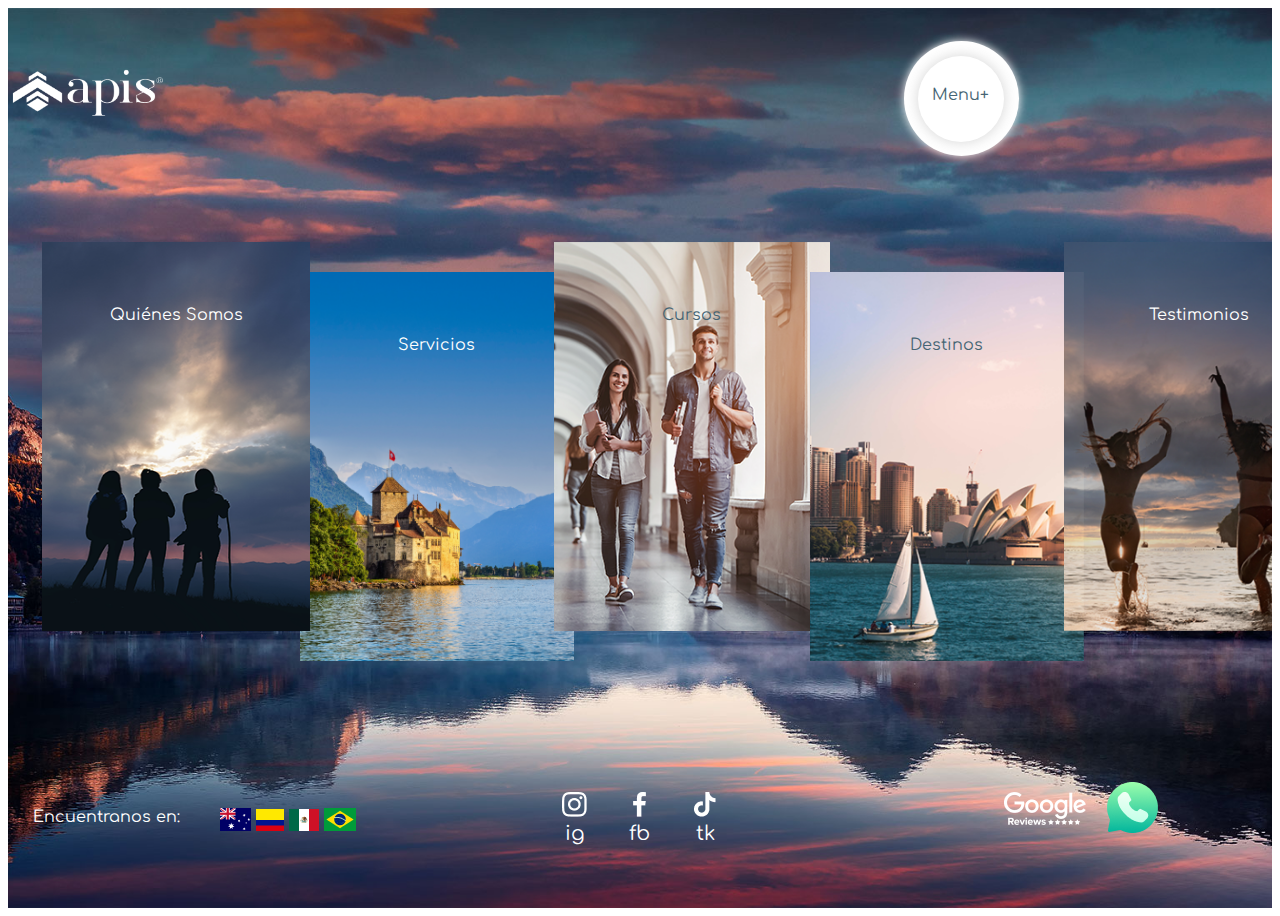
<file: index.html>
<!DOCTYPE html>
<html lang="en">

<head>
    <meta charset="UTF-8">
    <meta http-equiv="X-UA-Compatible" content="IE=edge">
    <meta name="viewport" content="width=device-width, initial-scale=1.0">
    <title>Apis | Student</title>
    <link rel="icon" type="image/png" href="img/favicon.png" sizes="64x64">
    <link href="https://cdn.jsdelivr.net/npm/bootstrap@5.3.0-alpha3/dist/css/bootstrap.min.css" rel="stylesheet"
        integrity="sha384-KK94CHFLLe+nY2dmCWGMq91rCGa5gtU4mk92HdvYe+M/SXH301p5ILy+dN9+nJOZ" crossorigin="anonymous">
    <link href="https://unpkg.com/aos@2.3.1/dist/aos.css" rel="stylesheet">
    <!-- <link rel="stylesheet" href="css/Animation1.css"> -->
    <link rel="stylesheet" href="css/Styles-index.css">
</head>

<body>

    <section id="cont-home">
        <header>
            <div class="container-fluid">
                <nav>
                    <a href="index.html" class="logo"><img src="img/Logo.png" alt="logo"></a>
                    <a href="#" class="menu-btn" onclick="activarMenu()">Menu+</a>
                </nav>

                <div id="menu-oculto" class="">
                    <ul>
                        <li><a href="quienes-somos.html">Quienes Somos</a></li>
                        <li><a href="servicios.html">Servicios</a></li>
                        <li><a href="destinos.html">Destinos</a></li>
                        <li><a href="cursos.html">Cursos</a></li>
                        <li><a href="testimonios.html">Testimonios</a></li>
                        <li><a href="blog.html">Blog</a></li>
                        <li><a href="contacto.html">Contacto</a></li>
                    </ul>
                </div>

            </div>

        </header>
        <div class="container-cards">

            <div class="cardApis">
                <a href="#">
                    <img src="img/FQA 1.png" alt="">
                    <p>Quiénes Somos</p>
                </a>
            </div>

            <div class="cardApis">
                <a href="#">
                    <img src="img/Nosotros 1.png" alt="">
                    <p>Servicios</p>
                </a>
            </div>

            <div class="cardApis">
                <a href="cursos.html">
                    <img src="img/Servicios 1.png" alt="">
                    <p>Cursos</p>
                </a>
            </div>

            <div class="cardApis">
                <a href="destinos.html">
                    <img src="img/Destinos 1.png" alt="">
                    <p>Destinos</p>
                </a>
            </div>

            <div class="cardApis">
                <a href="testimonios.html">
                    <img src="img/Testimonios 1.png" alt="">
                    <p>Testimonios</p>
                </a>
            </div>

            <div class="cardApis">
                <a href="blog.html">
                    <img src="img/Blog 1.png" alt="">
                    <p>Blog</p>
                </a>
            </div>

            <div class="cardApis">
                <a href="contacto.html">
                    <img src="img/Nosotros 2.png" alt="">
                    <p>Contacto</p>
                </a>
            </div>
        </div>

        <footer>
            <div class="left-footer">
                <p>Encuentranos en:</p>
                <ul>
                    <a href="#"><img src="img/flag1.png" alt=""></a>
                    <a href="#"><img src="img/flag2.png" alt=""></a>
                    <a href="#"><img src="img/flag3.png" alt=""></a>
                    <a href="#"><img src="img/flag4.png" alt=""></a>
                </ul>


            </div>
            <div class="center-footer">
                <a href="#" class="redes"><img src="img/Instagram.png" alt="Instagram"><br>ig</a>
                <a href="#" class="redes"><img src="img/Facebook.png" alt="Facebook"><br>fb</a>
                <a href="#" class="redes"><img src="img/TIKTOK.png" alt="Tiktok"><br>tk</a>
            </div>
            <div class="right-footer">
                <a href="#"><img src="img/Google Reviews.png" alt="Google Reviews"></a>
            </div>
            <a href="#" class="whatsapp"><img src="img/Whatsapp.png" alt="Whatsapp"></a>
        </footer>

    </section>

    <script src="https://cdn.jsdelivr.net/npm/bootstrap@5.3.0-alpha3/dist/js/bootstrap.bundle.min.js"
        integrity="sha384-ENjdO4Dr2bkBIFxQpeoTz1HIcje39Wm4jDKdf19U8gI4ddQ3GYNS7NTKfAdVQSZe"
        crossorigin="anonymous"></script>
    <script src="https://unpkg.com/aos@2.3.1/dist/aos.js"></script>
    <script src="js/Main.js"></script>
    <script>
        AOS.init();

        function activarMenu() {
            let menuOculto = document.getElementById("menu-oculto");

            menuOculto.classList.toggle("active");
        }

    </script>
</body>

</html>
</file>
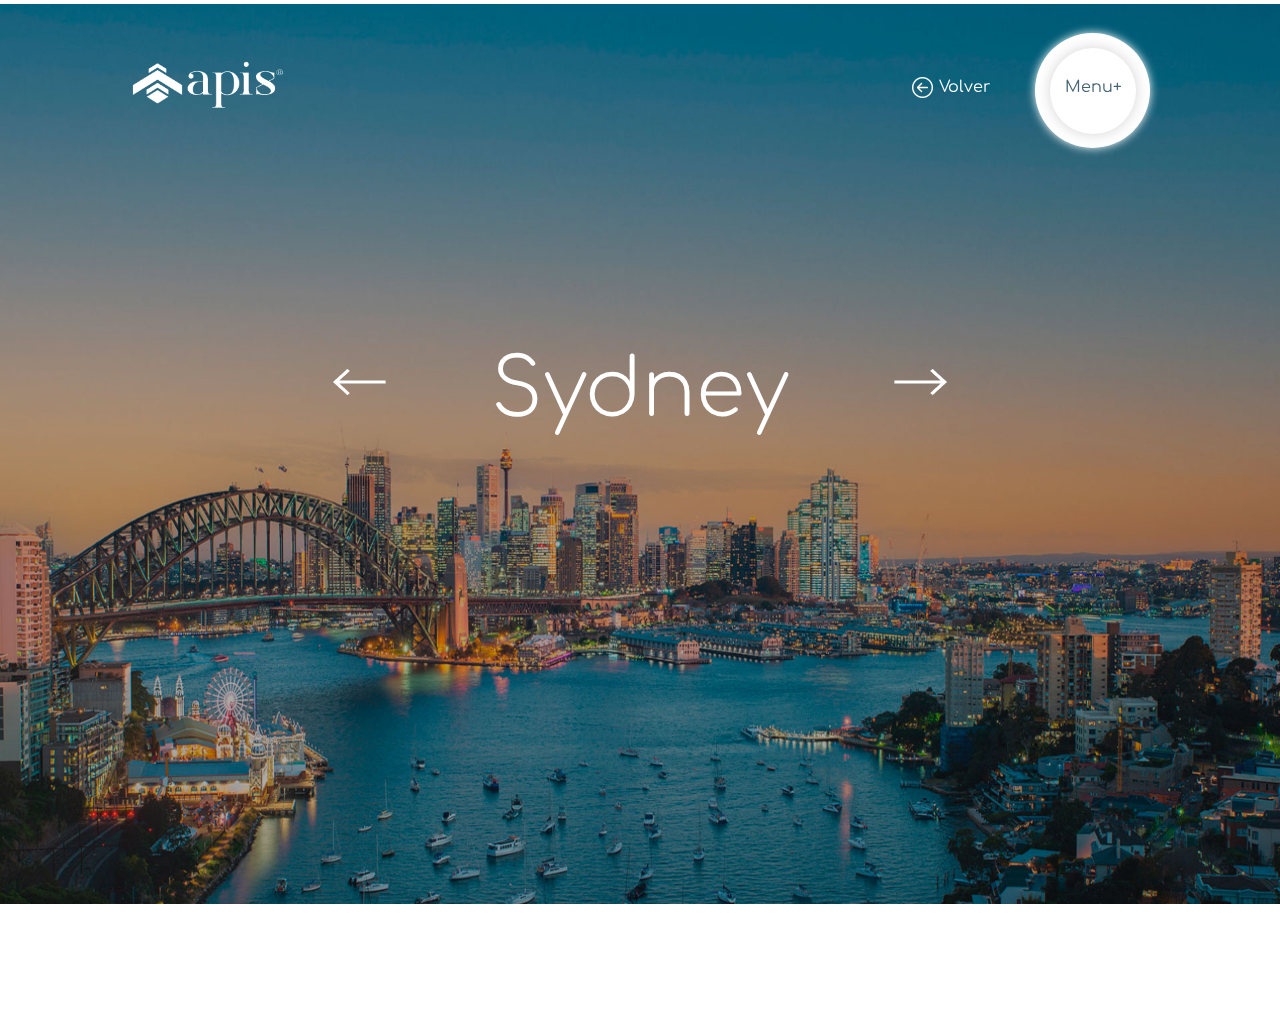
<file: australia-apis.html>
<!DOCTYPE html>
<html lang="en">

<head>
    <meta charset="UTF-8">
    <meta http-equiv="X-UA-Compatible" content="IE=edge">
    <meta name="viewport" content="width=device-width, initial-scale=1.0">
    <title>Apis Student | Blog</title>
    <link rel="icon" type="image/png" href="img/favicon.png" sizes="64x64">
    <link href="https://cdn.jsdelivr.net/npm/bootstrap@5.3.0/dist/css/bootstrap.min.css" rel="stylesheet"
        integrity="sha384-9ndCyUaIbzAi2FUVXJi0CjmCapSmO7SnpJef0486qhLnuZ2cdeRhO02iuK6FUUVM" crossorigin="anonymous">
    <link rel="stylesheet" href="css/Internas_apis.css">
</head>

<body class="ovfh">
    <header>
        <div class="container-fluid">
            <nav>
                <a href="index.html" class="logo"><img src="img/Logo.png" alt="logo"></a>
                <div class="right">
                    <a href="destinos.html" class="back-btn"><img src="img/Back Button.png" alt=""> Volver</a>
                    <a href="#" class="menu-btn" onclick="activarMenu()">Menu+</a>
                </div>

            </nav>
            <div id="menu-oculto" class="">
                <ul>
                    <li><a href="quienes-somos.html">Quienes Somos</a></li>
                    <li><a href="servicios.html">Servicios</a></li>
                    <li><a href="destinos.html">Destinos</a></li>
                    <li><a href="cursos.html">Cursos</a></li>
                    <li><a href="testimonios.html">Testimonios</a></li>
                    <li><a href="blog.html">Blog</a></li>
                    <li><a href="contacto.html">Contacto</a></li>
                </ul>
            </div>

        </div>
    </header>

    <section id="destinos" class="interna-destinos">
        <div class="container-fluid">
            <div class="carousel-destinos">
                <div class="carousel-content-destinos">
                    <div class="carousel-item-d parallax">
                        <a href="sydeny-apis.html">
                            <img src="img/Bg-sydney.jpg" alt="">
                            <h2>Sydney</h2>
                        </a>
                    </div>
                    <div class="carousel-item-d parallax">
                        <a href="brisbane-apis.html">
                            <img src="img/bg-brisbane.jpg" alt="">
                            <h2>Brisbane</h2>
                        </a>
                    </div>

                    <div class="carousel-item-d parallax">
                        <a href="melbourne-apis.html">
                            <img src="img/Bg-melbourne.jpg" alt="">
                            <h2>Melbourne</h2>
                        </a>
                    </div>
                    <div class="carousel-item-d parallax">
                        <a href="gold-coast-apis.html">
                            <img src="img/Bg-gold-coast.jpg" alt="">
                            <h2>Gold Coast</h2>
                        </a>
                    </div>
                    <div class="carousel-item-d parallax">
                        <a href="perth-apis.html">
                            <img src="img/Bg-perth.jpg" alt="">
                            <h2>Perth</h2>
                        </a>
                    </div>
                    <div class="carousel-item-d parallax">
                        <a href="adelaide-apis.html">
                            <img src="img/Bg-adelaide.jpg" alt="">
                            <h2>Adelaide</h2>
                        </a>
                    </div>

                    <div class="carousel-item-d parallax">
                        <a href="byron-bay-apis.html">
                            <img src="img/Bg-byron-bay.jpg" alt="">
                            <h2>Byron Bay</h2>
                        </a>
                    </div>

                    <div class="carousel-item-d parallax">
                        <a href="darwin-apis.html">
                            <img src="img/Bg-darwin.jpg" alt="">
                            <h2>Darwin</h2>
                        </a>
                    </div>






                </div>
                <div class="carousel-controls">
                    <button class="prev-button"><img src="img/Left arrow.png" alt=""></button>
                    <button class="next-button"><img src="img/Right arrow.png" alt=""></button>
                </div>
            </div>

        </div>
    </section>

    <script src="https://cdn.jsdelivr.net/npm/bootstrap@5.3.0/dist/js/bootstrap.bundle.min.js"
        integrity="sha384-geWF76RCwLtnZ8qwWowPQNguL3RmwHVBC9FhGdlKrxdiJJigb/j/68SIy3Te4Bkz"
        crossorigin="anonymous"></script>
    <script>
        function activarMenu() {
            let menuOculto = document.getElementById("menu-oculto");

            menuOculto.classList.toggle("active");
        }


        const carouselContent = document.querySelector('.carousel-content-destinos');
        const prevButton = document.querySelector('.prev-button');
        const nextButton = document.querySelector('.next-button');
        const carouselItems = Array.from(document.querySelectorAll('.carousel-item-d'));

        let currentIndex = 0;
        let isAnimating = false;
        let animationId = null;
        let autoplayInterval = null;

        function showSlide(index) {
            const itemWidth = carouselItems[0].offsetWidth;
            carouselContent.style.transform = `translateX(-${index * itemWidth}px)`;

            // Agregar la clase "active" al elemento actualmente visible
            carouselItems.forEach((item, i) => {
                item.classList.toggle("active", i === index);
            });
        }

        function prevSlide() {
            if (isAnimating) return;
            isAnimating = true;
            currentIndex = (currentIndex - 1 + carouselItems.length) % carouselItems.length;
            showSlide(currentIndex);
            setTimeout(() => {
                isAnimating = false;
            }, 100);

            // Detener el autoplay y reiniciar después de 3 segundos
            clearInterval(autoplayInterval);
            setTimeout(startAutoplay, 3000);
        }

        function nextSlide() {
            if (isAnimating) return;
            isAnimating = true;
            currentIndex = (currentIndex + 1) % carouselItems.length;
            showSlide(currentIndex);
            setTimeout(() => {
                isAnimating = false;
            }, 100);

            // Detener el autoplay y reiniciar después de 3 segundos
            clearInterval(autoplayInterval);
            setTimeout(startAutoplay, 3000);
        }

        function startAutoplay() {
            autoplayInterval = setInterval(nextSlide, 7000);
        }

        function stopAutoplay() {
            clearInterval(autoplayInterval);
        }

        prevButton.addEventListener('click', prevSlide);
        nextButton.addEventListener('click', nextSlide);

        function autoSlide() {
            nextSlide();
        }

        startAutoplay();

        // Agregar eventos de hover para detener el autoplay
        carouselContent.addEventListener('mouseenter', stopAutoplay);
        carouselContent.addEventListener('mouseleave', startAutoplay);












        // const carouselContent = document.querySelector('.carousel-content-destinos');
        // const prevButton = document.querySelector('.prev-button');
        // const nextButton = document.querySelector('.next-button');
        // const carouselItems = Array.from(document.querySelectorAll('.carousel-item-d'));

        // let currentIndex = 0;
        // let isAnimating = false;
        // let animationId = null;

        // function showSlide(index) {
        //     const itemWidth = carouselItems[0].offsetWidth;
        //     carouselContent.style.transform = `translateX(-${index * itemWidth}px)`;

        //     // Agregar la clase "active" al elemento actualmente visible
        //     carouselItems.forEach((item, i) => {
        //         item.classList.toggle("active", i === index);
        //     });
        // }

        // function prevSlide() {
        //     if (isAnimating) return;
        //     isAnimating = true;
        //     currentIndex = (currentIndex - 1 + carouselItems.length) % carouselItems.length;
        //     showSlide(currentIndex);
        //     setTimeout(() => {
        //         isAnimating = false;
        //     }, 100);
        // }

        // function nextSlide() {
        //     if (isAnimating) return;
        //     isAnimating = true;
        //     currentIndex = (currentIndex + 1) % carouselItems.length;
        //     showSlide(currentIndex);
        //     setTimeout(() => {
        //         isAnimating = false;
        //     }, 100);
        // }

        // prevButton.addEventListener('click', prevSlide);
        // nextButton.addEventListener('click', nextSlide);

        // function autoSlide() {
        //     nextSlide();
        // }

        // setInterval(autoSlide, 7000);





        // const carouselContent = document.querySelector('.carousel-content-destinos');
        // const prevButton = document.querySelector('.prev-button');
        // const nextButton = document.querySelector('.next-button');
        // const carouselItems = Array.from(document.querySelectorAll('.carousel-item-d'));

        // let currentIndex = 0;
        // let isAnimating = false;
        // let animationId = null;

        // function showSlide(index) {
        //     const itemWidth = carouselItems[0].offsetWidth;
        //     carouselContent.style.transform = `translateX(-${index * itemWidth}px)`;
        // }

        // function prevSlide() {
        //     if (isAnimating) return;
        //     isAnimating = true;
        //     currentIndex = (currentIndex - 1 + carouselItems.length) % carouselItems.length;
        //     showSlide(currentIndex);
        //     setTimeout(() => {
        //         isAnimating = false;
        //     }, 1000);
        // }

        // function nextSlide() {
        //     if (isAnimating) return;
        //     isAnimating = true;
        //     currentIndex = (currentIndex + 1) % carouselItems.length;
        //     showSlide(currentIndex);
        //     setTimeout(() => {
        //         isAnimating = false;
        //     }, 1000);
        // }

        // prevButton.addEventListener('click', prevSlide);
        // nextButton.addEventListener('click', nextSlide);

        // function autoSlide() {
        //     nextSlide();
        // }

        // setInterval(autoSlide, 4000);









    </script>
</body>

</html>
</file>
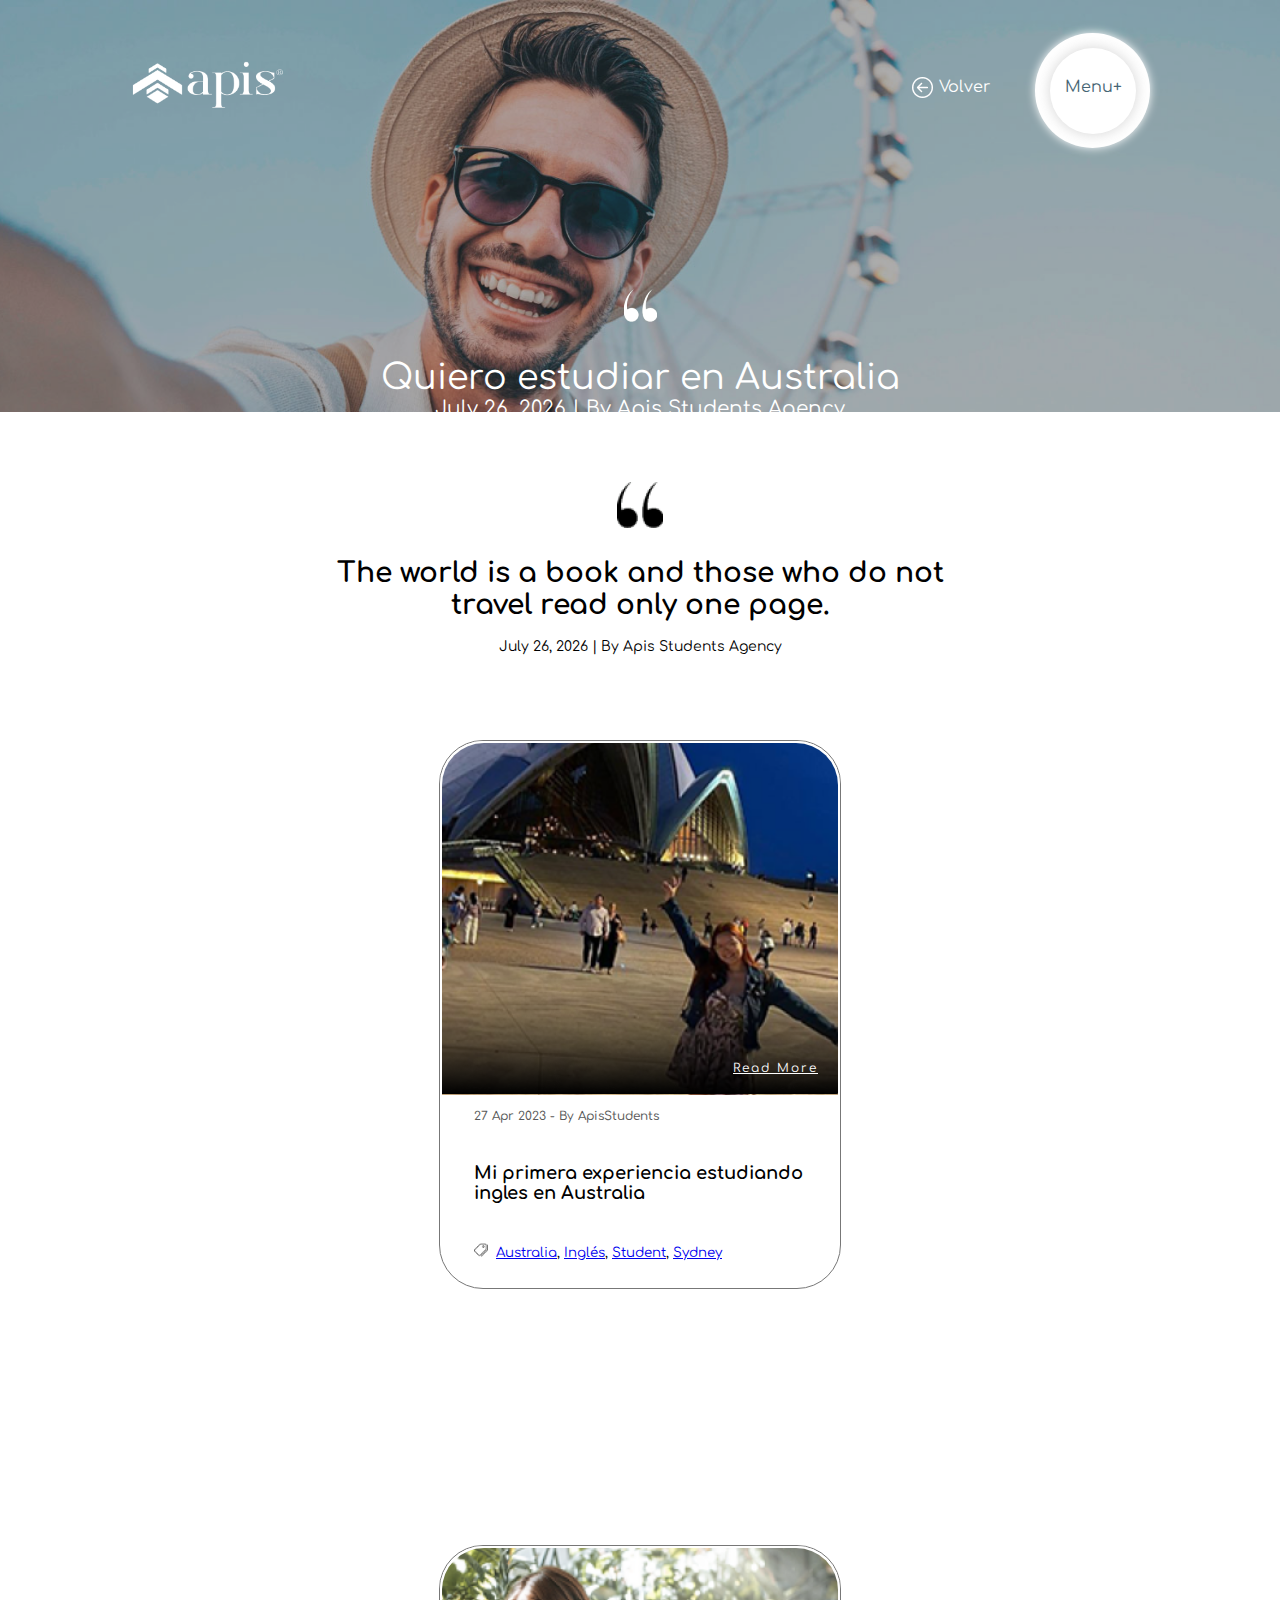
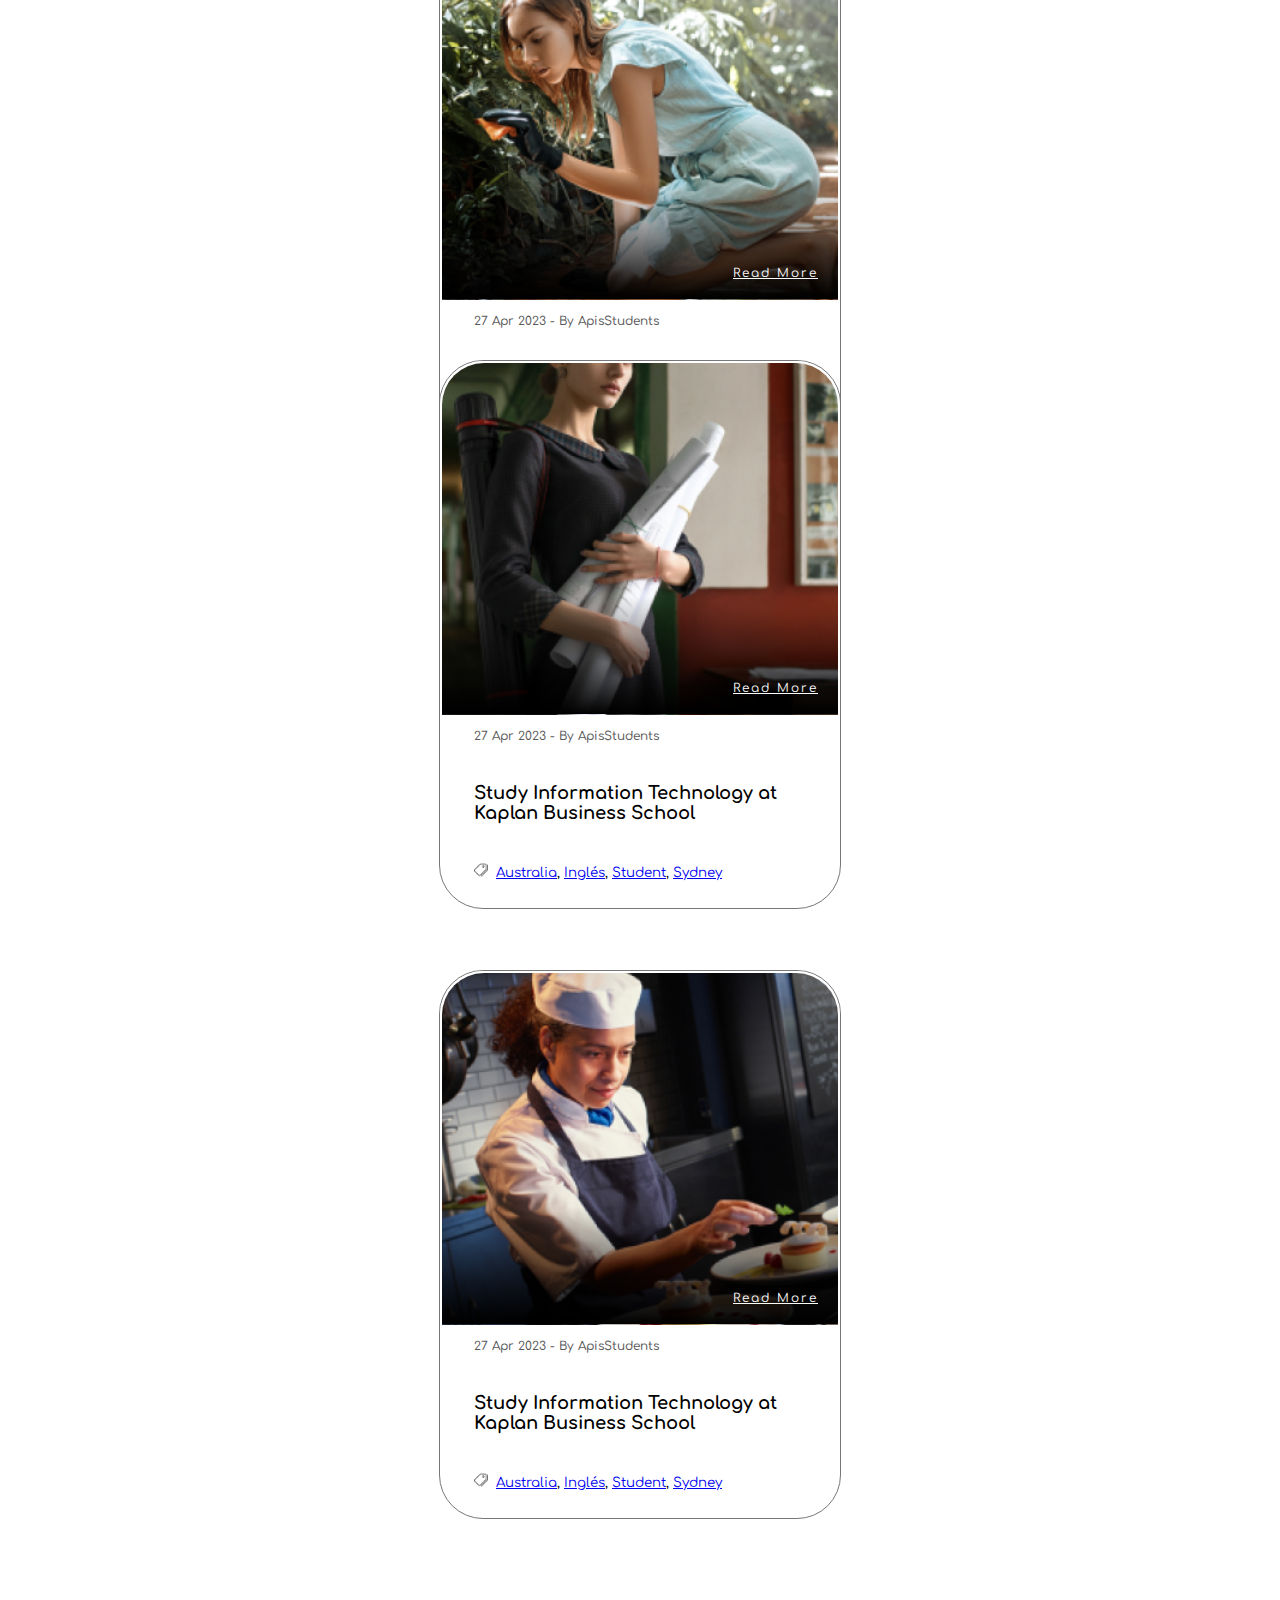
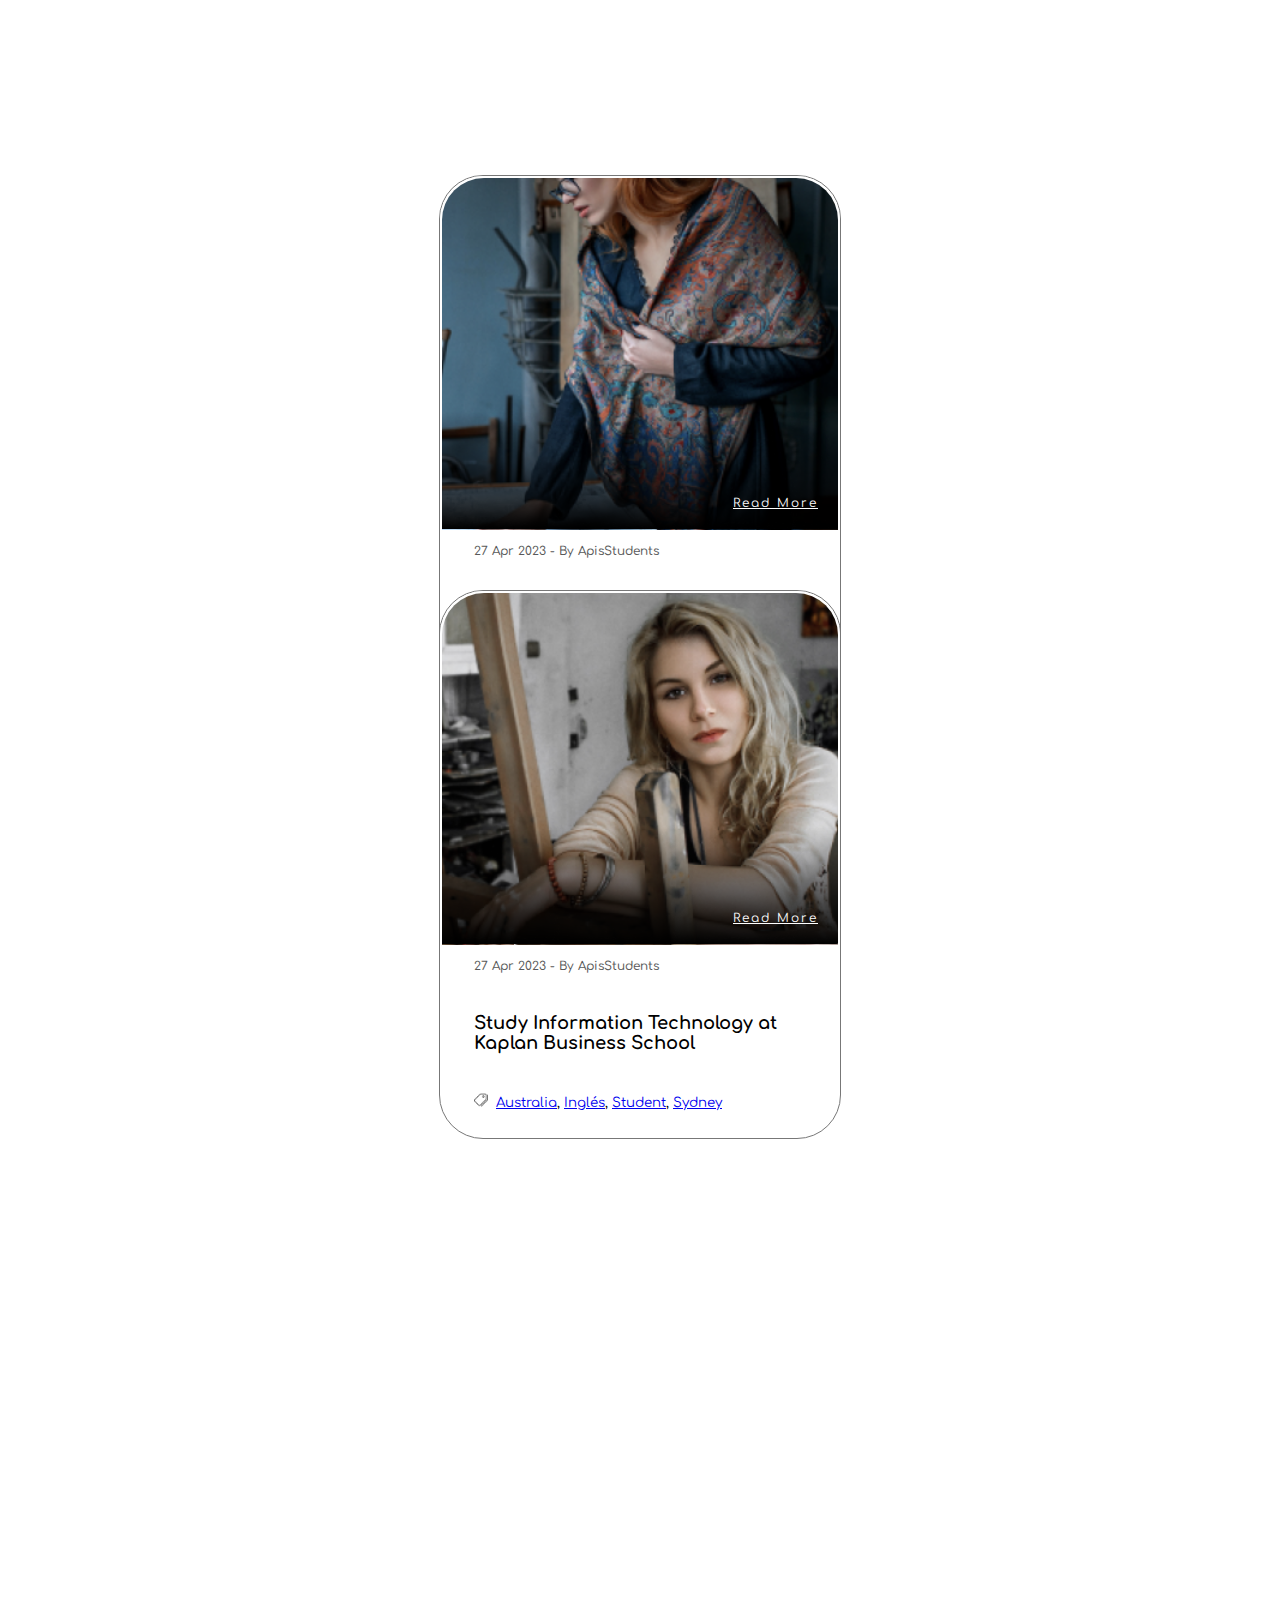
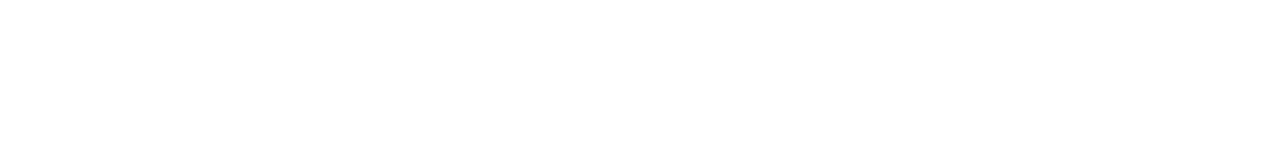
<file: blog.html>
<!DOCTYPE html>
<html lang="en">

<head>
    <meta charset="UTF-8">
    <meta http-equiv="X-UA-Compatible" content="IE=edge">
    <meta name="viewport" content="width=device-width, initial-scale=1.0">
    <title>Apis Student | Blog</title>
    <link rel="icon" type="image/png" href="img/favicon.png" sizes="64x64">
    <link href="https://cdn.jsdelivr.net/npm/bootstrap@5.3.0/dist/css/bootstrap.min.css" rel="stylesheet"
        integrity="sha384-9ndCyUaIbzAi2FUVXJi0CjmCapSmO7SnpJef0486qhLnuZ2cdeRhO02iuK6FUUVM" crossorigin="anonymous">
    <link rel="stylesheet" href="css/Internas_apis.css">
</head>

<body>
    <header>
        <div class="container-fluid">
            <nav>
                <a href="index.html" class="logo"><img src="img/Logo.png" alt="logo"></a>
                <div class="right">
                    <a href="index.html" class="back-btn"><img src="img/Back Button.png" alt=""> Volver</a>
                    <a href="#" class="menu-btn" onclick="activarMenu()">Menu+</a>
                </div>

            </nav>
            <div id="menu-oculto" class="">
                <ul>
                    <li><a href="quienes-somos.html">Quienes Somos</a></li>
                    <li><a href="servicios.html">Servicios</a></li>
                    <li><a href="destinos.html">Destinos</a></li>
                    <li><a href="cursos.html">Cursos</a></li>
                    <li><a href="testimonios.html">Testimonios</a></li>
                    <li><a href="blog.html">Blog</a></li>
                    <li><a href="contacto.html">Contacto</a></li>
                </ul>
            </div>

        </div>
    </header>
    <section id="hero" class="blog" data-parallax-speed=".6">
        <div class="info-hero">
            <img class="animated-heading3" data-parallax-speed=".45" src="img/comillas-w.png" alt="Comillas">
            <h1 class="animated-heading" data-parallax-speed=".45">Quiero estudiar en Australia</h1>
            <p class="animated-heading2" data-parallax-speed=".45"><span id="fecha"> </span> | By Apis Students Agency
            </p>
        </div>

    </section>

    <section id="blog-cards">
        <div class="container">
            <img class="comillas" src="img/comillas-b.png" alt="comillas black">
            <h2>The world is a book and those who do not travel read only one page.</h2>
            <p class="fecha"><span id="fecha2"> </span> | By Apis Students Agency</p>

            <div class="row cont-cards ">
                <div class="col-lg-4 col-md-6 ">
                    <div class="card-blog" data-parallax-speed=".03">
                        <button>
                            <div class="photo-post">
                                <img src="img/blog/post1.png" alt="Post Blog">
                                <a href="detalle-blog.html">Read More</a>
                            </div>

                            <div class="info-post">
                                <p class="date-post">27 Apr 2023 - By ApisStudents</p>
                                <h3>Mi primera experiencia estudiando ingles en Australia</h3>
                                <p class="tag-post"><img src="img/blog/Tag.png" alt=""><a href="#">Australia</a>, <a
                                        href="#">Inglés</a>, <a href="#">Student</a>, <a href="#">Sydney</a></p>
                            </div>
                        </button>
                    </div>
                </div>
                <div class="col-lg-4 col-md-6 ">
                    <div class="card-blog" data-parallax-speed=".02">
                        <button>
                            <div class="photo-post">
                                <img src="img/blog/post2.png" alt="Post Blog">
                                <a href="detalle-blog.html">Read More</a>
                            </div>

                            <div class="info-post">
                                <p class="date-post">27 Apr 2023 - By ApisStudents</p>
                                <h3>Study Information Technology
                                    at Kaplan Business School</h3>
                                <p class="tag-post"><img src="img/blog/Tag.png" alt=""><a href="#">Australia</a>, <a
                                        href="#">Inglés</a>, <a href="#">Student</a>, <a href="#">Sydney</a></p>
                            </div>
                        </button>
                    </div>
                </div>
                <div class="col-lg-4 col-md-6 ">
                    <div class="card-blog" data-parallax-speed=".03">
                        <button>
                            <div class="photo-post">
                                <img src="img/blog/post3.png" alt="Post Blog">
                                <a href="detalle-blog.html">Read More</a>
                            </div>

                            <div class="info-post">
                                <p class="date-post">27 Apr 2023 - By ApisStudents</p>
                                <h3>Study Information Technology
                                    at Kaplan Business School</h3>
                                <p class="tag-post"><img src="img/blog/Tag.png" alt=""><a href="#">Australia</a>, <a
                                        href="#">Inglés</a>, <a href="#">Student</a>, <a href="#">Sydney</a></p>
                            </div>
                        </button>
                    </div>
                </div>
                <div class="col-lg-4 col-md-6 ">
                    <div class="card-blog" data-parallax-speed=".03">
                        <button>
                            <div class="photo-post">
                                <img src="img/blog/post4.png" alt="Post Blog">
                                <a href="detalle-blog.html">Read More</a>
                            </div>

                            <div class="info-post">
                                <p class="date-post">27 Apr 2023 - By ApisStudents</p>
                                <h3>Study Information Technology
                                    at Kaplan Business School</h3>
                                <p class="tag-post"><img src="img/blog/Tag.png" alt=""><a href="#">Australia</a>, <a
                                        href="#">Inglés</a>, <a href="#">Student</a>, <a href="#">Sydney</a></p>
                            </div>
                        </button>
                    </div>
                </div>
                <div class="col-lg-4 col-md-6 ">
                    <div class="card-blog" data-parallax-speed=".02">
                        <button>
                            <div class="photo-post">
                                <img src="img/blog/post5.png" alt="Post Blog">
                                <a href="detalle-blog.html">Read More</a>
                            </div>

                            <div class="info-post">
                                <p class="date-post">27 Apr 2023 - By ApisStudents</p>
                                <h3>Study Information Technology
                                    at Kaplan Business School</h3>
                                <p class="tag-post"><img src="img/blog/Tag.png" alt=""><a href="#">Australia</a>, <a
                                        href="#">Inglés</a>, <a href="#">Student</a>, <a href="#">Sydney</a></p>
                            </div>
                        </button>
                    </div>
                </div>
                <div class="col-lg-4 col-md-6 ">
                    <div class="card-blog" data-parallax-speed=".03">
                        <button>
                            <div class="photo-post">
                                <img src="img/blog/post6.png" alt="Post Blog">
                                <a href="detalle-blog.html">Read More</a>
                            </div>

                            <div class="info-post">
                                <p class="date-post">27 Apr 2023 - By ApisStudents</p>
                                <h3>Study Information Technology
                                    at Kaplan Business School</h3>
                                <p class="tag-post"><img src="img/blog/Tag.png" alt=""><a href="#">Australia</a>, <a
                                        href="#">Inglés</a>, <a href="#">Student</a>, <a href="#">Sydney</a></p>
                            </div>
                        </button>
                    </div>
                </div>

            </div>
        </div>
    </section>

    <footer>
        <div class="container">
            <div class="row">
                <div class="col-lg-4">
                    <a href="#" class="logo"><img src="img/Logo.png" alt=""></a>
                </div>
                <div class="col-lg-4 redes">
                    <a href="#"><img src="img/Instagram.png" alt=""><br><span>ig</span></a>
                    <a href="#"><img src="img/Facebook.png" alt=""><br><span>fb</span></a>
                    <a href="#"><img src="img/TIKTOK.png" alt=""><br><span>tk</span></a>
                </div>
                <div class="col-lg-4 derechos">
                    <p> All Rights Reserved
                        <br>© 2023 ByLu1sgarcia
                    </p>
                </div>
            </div>
        </div>
    </footer>

    <script src="https://cdn.jsdelivr.net/npm/bootstrap@5.3.0/dist/js/bootstrap.bundle.min.js"
        integrity="sha384-geWF76RCwLtnZ8qwWowPQNguL3RmwHVBC9FhGdlKrxdiJJigb/j/68SIy3Te4Bkz"
        crossorigin="anonymous"></script>
    <script src="js/Main.js"></script>
    <script>
        
        // Obtener el elemento <p> donde se mostrará la fecha
        var fechaElemento = document.getElementById("fecha");
        var fechaElemento2 = document.getElementById("fecha2");

        // Obtener la fecha actual
        var fechaActual = new Date();

        // Array con los nombres de los meses
        var meses = [
            "January", "February", "March", "April", "May", "June", "July",
            "August", "September", "October", "November", "December"
        ];

        // Obtener el nombre del mes actual
        var mesActual = meses[fechaActual.getMonth()];

        // Obtener el día y año actual
        var diaActual = fechaActual.getDate();
        var añoActual = fechaActual.getFullYear();

        // Construir la cadena de la fecha
        var fechaFormateada = mesActual + " " + diaActual + ", " + añoActual;

        // Mostrar la fecha en el elemento <p>
        fechaElemento.textContent = fechaFormateada;
        fechaElemento2.textContent = fechaFormateada;


    </script>
    <script>
        window.addEventListener('scroll', function () {
            var scrollTop = window.pageYOffset || document.documentElement.scrollTop;
            var parallaxElements = document.querySelectorAll('#hero, .card-blog');

            for (var i = 0; i < parallaxElements.length; i++) {
                var parallaxElement = parallaxElements[i];
                var parallaxSpeed = parallaxElement.getAttribute('data-parallax-speed');
                var parallaxOffset = scrollTop * parallaxSpeed;

                parallaxElement.style.transform = 'translateY(' + parallaxOffset + 'px)';
            }
        });
    </script>
    <script>
        window.addEventListener('scroll', function () {
            var scrollTop = window.pageYOffset || document.documentElement.scrollTop;
            var animatedHeading = document.querySelector('.animated-heading');
            var animatedHeading2 = document.querySelector('.animated-heading2');
            var animatedHeading3 = document.querySelector('.animated-heading3');

            if (scrollTop > 0) {
                animatedHeading.classList.add('hidden');
                animatedHeading2.classList.add('hidden');
                animatedHeading3.classList.add('hidden');
            } else {
                animatedHeading.classList.remove('hidden');
                animatedHeading2.classList.remove('hidden');
                animatedHeading3.classList.remove('hidden');
            }
        });
    </script>
    
    <script>
        window.addEventListener('scroll', function () {
            var scrollTop = window.pageYOffset || document.documentElement.scrollTop;
            var heroElement = document.getElementById('hero');

            if (scrollTop > 0) {
                var scale = 1 + (scrollTop * 0.0005);
                var opacity = 1 - (scrollTop * 0.002);
                var backgroundColor = 'rgb(' + scrollTop + ',' + scrollTop + ',' + scrollTop + ')'; // Cambia el color de fondo según el desplazamiento
                heroElement.style.transform = 'scale(' + scale + ')';
                heroElement.style.opacity = opacity;
                heroElement.style.backgroundColor = backgroundColor;
            } else {
                heroElement.style.transform = 'scale(1)';
                heroElement.style.opacity = 1;
                heroElement.style.backgroundColor = 'initial';
            }
        });

    </script>
</body>

</html>
</file>
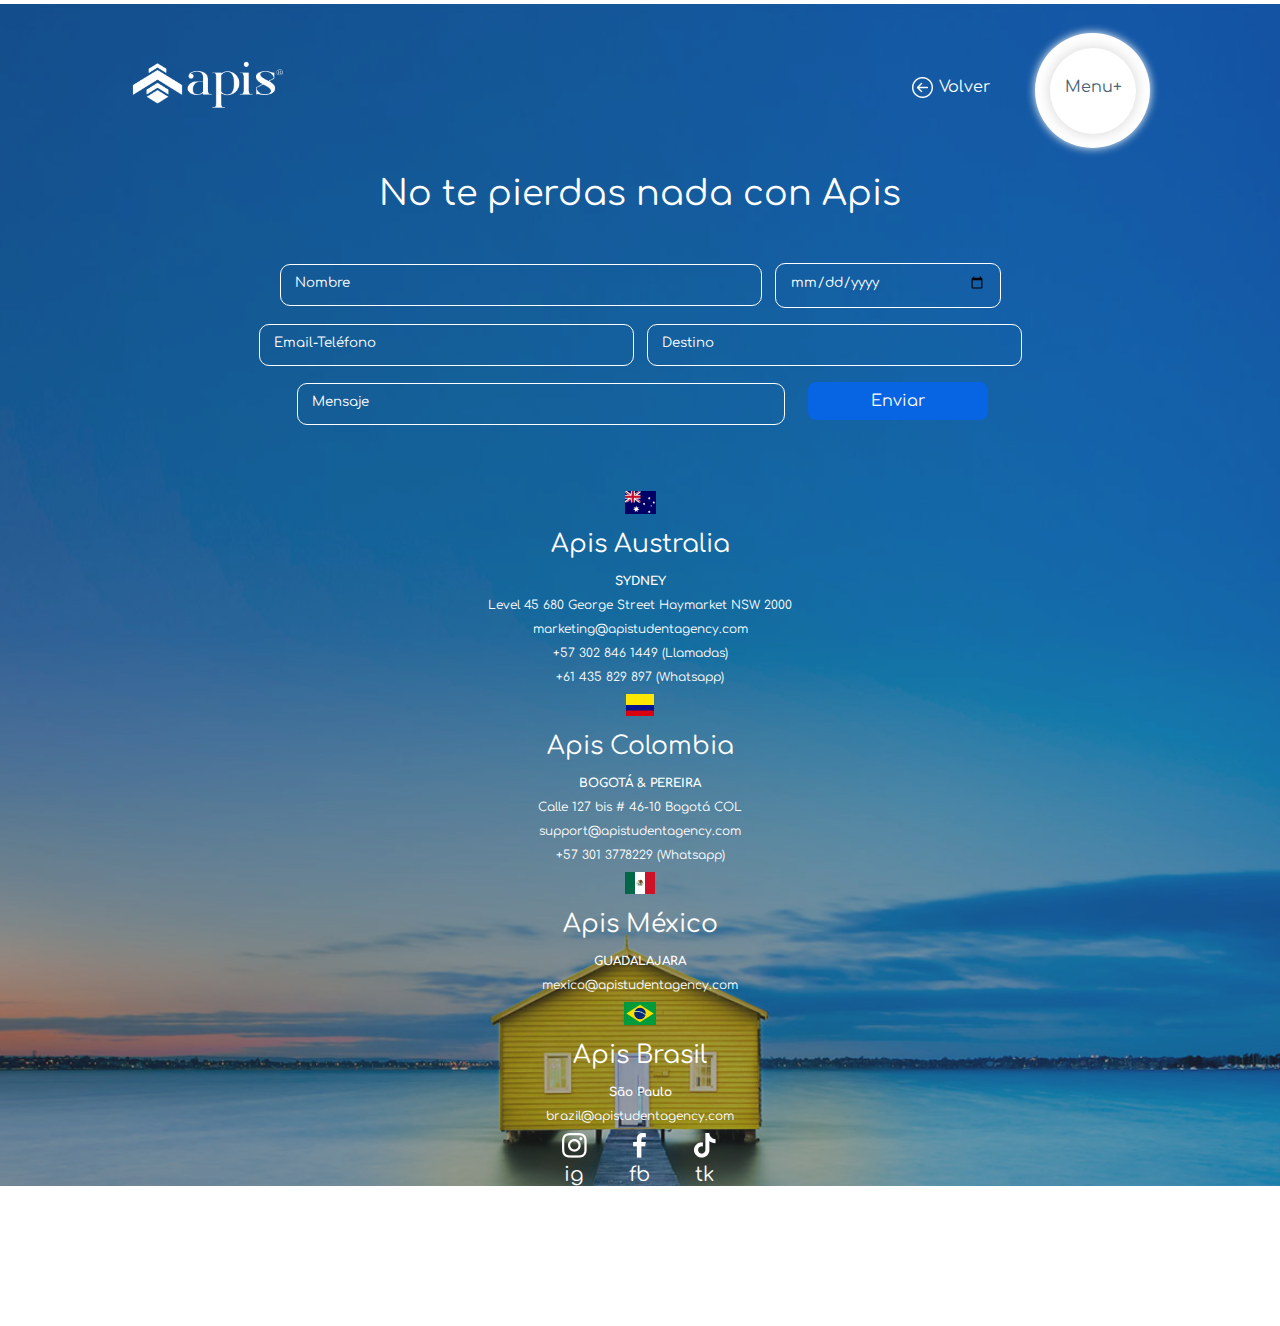
<file: contacto.html>
<!DOCTYPE html>
<html lang="en">

<head>
    <meta charset="UTF-8">
    <meta http-equiv="X-UA-Compatible" content="IE=edge">
    <meta name="viewport" content="width=device-width, initial-scale=1.0">
    <title>Apis Student | Blog</title>
    <link rel="icon" type="image/png" href="img/favicon.png" sizes="64x64">
    <link href="https://cdn.jsdelivr.net/npm/bootstrap@5.3.0/dist/css/bootstrap.min.css" rel="stylesheet"
        integrity="sha384-9ndCyUaIbzAi2FUVXJi0CjmCapSmO7SnpJef0486qhLnuZ2cdeRhO02iuK6FUUVM" crossorigin="anonymous">
    <link rel="stylesheet" href="css/Internas_apis.css">
</head>

<body class="ovfh">
    <header>
        <div class="container-fluid">
            <nav>
                <a href="index.html" class="logo"><img src="img/Logo.png" alt="logo"></a>
                <div class="right">
                    <a href="index.html" class="back-btn"><img src="img/Back Button.png" alt=""> Volver</a>
                    <a href="#" class="menu-btn" onclick="activarMenu()">Menu+</a>
                </div>

            </nav>
            <div id="menu-oculto" class="">
                <ul>
                    <li><a href="quienes-somos.html">Quienes Somos</a></li>
                    <li><a href="servicios.html">Servicios</a></li>
                    <li><a href="destinos.html">Destinos</a></li>
                    <li><a href="cursos.html">Cursos</a></li>
                    <li><a href="testimonios.html">Testimonios</a></li>
                    <li><a href="blog.html">Blog</a></li>
                    <li><a href="contacto.html">Contacto</a></li>
                </ul>
            </div>

        </div>
    </header>

    <section id="contacto">
        <div class="container">
            <h1>No te pierdas nada con Apis</h1>
            <form action="#">
                <input type="text" placeholder="Nombre">
                <input type="date">
                <input type="text" placeholder="Email-Teléfono">
                <input type="text" placeholder="Destino">
                <input type="text" placeholder="Mensaje">
                <button>Enviar</button>
            </form>
        </div>

        <div class="countries">
            <div class="container">
                <div class="row">
                    <div class="col-lg-3 col-md-6">
                        <div class="country">
                            <img src="img/flag1.png" alt="">
                            <h3>Apis Australia</h3>
                            <p><strong>SYDNEY</strong> </p>
                            <p>Level 45 680 George Street Haymarket NSW 2000</p>
                            <p>marketing@apistudentagency.com</p>
                            <p>+57 302 846 1449 (Llamadas)</p>
                            <p>+61 435 829 897 (Whatsapp)</p>
                        </div>
                    </div>

                    <div class="col-lg-3 col-md-6">
                        <div class="country">
                            <img src="img/flag2.png" alt="">
                            <h3>Apis Colombia</h3>
                            <p><strong>BOGOTÁ & PEREIRA</strong> </p>
                            <p>Calle 127 bis # 46-10 Bogotá COL</p>
                            <p>support@apistudentagency.com</p>
                            <p>+57 301 3778229 (Whatsapp)</p>
                        </div>
                    </div>

                    <div class="col-lg-3 col-md-6">
                        <div class="country">
                            <img src="img/flag3.png" alt="">
                            <h3>Apis México</h3>
                            <p><strong>GUADALAJARA</strong> </p>
                            <p>mexico@apistudentagency.com</p>
                        </div>
                    </div>

                    <div class="col-lg-3 col-md-6">
                        <div class="country">
                            <img src="img/flag4.png" alt="">
                            <h3>Apis Brasil</h3>
                            <p><strong>São Paulo</strong> </p>
                            <p>brazil@apistudentagency.com</p>
                        </div>
                    </div>
                </div>
            </div>
        </div>

        <div class="cont-redes">

            <a href="#" class="redes"><img src="img/Instagram.png" alt="Instagram"><br>ig</a>
            <a href="#" class="redes"><img src="img/Facebook.png" alt="Facebook"><br>fb</a>
            <a href="#" class="redes"><img src="img/TIKTOK.png" alt="Tiktok"><br>tk</a>

        </div>
    </section>

    <script src="https://cdn.jsdelivr.net/npm/bootstrap@5.3.0/dist/js/bootstrap.bundle.min.js"
        integrity="sha384-geWF76RCwLtnZ8qwWowPQNguL3RmwHVBC9FhGdlKrxdiJJigb/j/68SIy3Te4Bkz"
        crossorigin="anonymous"></script>
    <!-- <script src="js/Main.js"></script> -->
    <script>
        function activarMenu() {
            let menuOculto = document.getElementById("menu-oculto");

            menuOculto.classList.toggle("active");
        }
    </script>
</body>

</html>
</file>
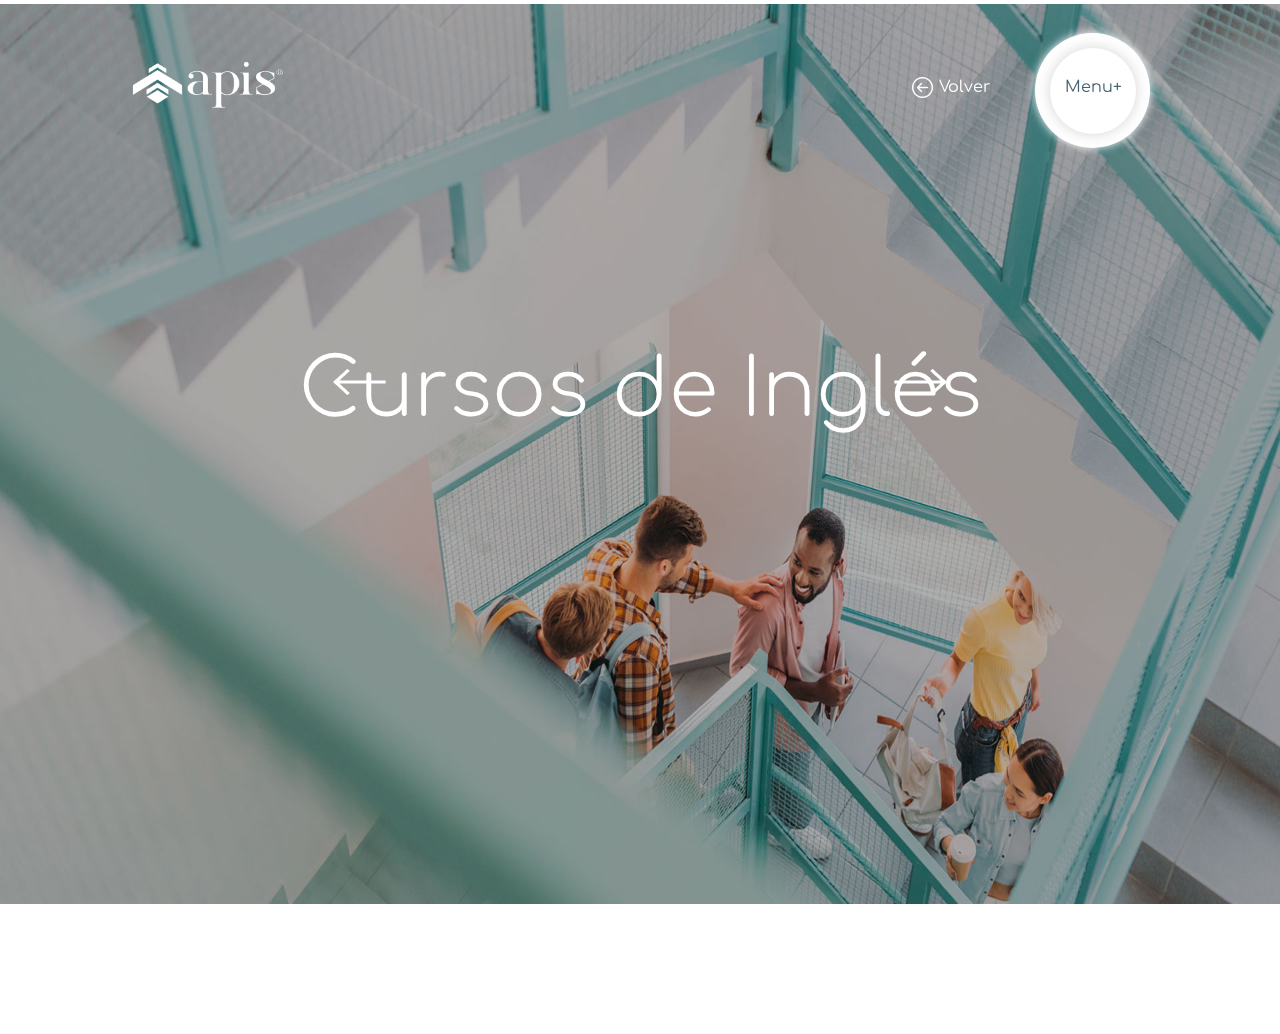
<file: cursos.html>
<!DOCTYPE html>
<html lang="en">

<head>
    <meta charset="UTF-8">
    <meta http-equiv="X-UA-Compatible" content="IE=edge">
    <meta name="viewport" content="width=device-width, initial-scale=1.0">
    <title>Apis Student | Blog</title>
    <link rel="icon" type="image/png" href="img/favicon.png" sizes="64x64">
    <link href="https://cdn.jsdelivr.net/npm/bootstrap@5.3.0/dist/css/bootstrap.min.css" rel="stylesheet"
        integrity="sha384-9ndCyUaIbzAi2FUVXJi0CjmCapSmO7SnpJef0486qhLnuZ2cdeRhO02iuK6FUUVM" crossorigin="anonymous">
    <link rel="stylesheet" href="css/Internas_apis.css">
</head>

<body class="ovfh">
    <header>
        <div class="container-fluid">
            <nav>
                <a href="index.html" class="logo"><img src="img/Logo.png" alt="logo"></a>
                <div class="right">
                    <a href="index.html" class="back-btn"><img src="img/Back Button.png" alt=""> Volver</a>
                    <a href="#" class="menu-btn" onclick="activarMenu()">Menu+</a>
                </div>

            </nav>
            <div id="menu-oculto" class="">
                <ul>
                    <li><a href="quienes-somos.html">Quienes Somos</a></li>
                    <li><a href="servicios.html">Servicios</a></li>
                    <li><a href="destinos.html">Destinos</a></li>
                    <li><a href="cursos.html">Cursos</a></li>
                    <li><a href="testimonios.html">Testimonios</a></li>
                    <li><a href="blog.html">Blog</a></li>
                    <li><a href="contacto.html">Contacto</a></li>
                </ul>
            </div>

        </div>
    </header>

    <section id="destinos" class="interna-destinos">
        <div class="container-fluid">
            <div class="carousel-destinos">
                <div class="carousel-content-destinos">
                    <div class="carousel-item-d parallax">
                        <a href="ingles-apis.html">
                            <img src="img/Bg-ingles.jpg" alt="">
                            <h2>Cursos de Inglés</h2>
                        </a>
                    </div>
                    <div class="carousel-item-d parallax">
                        <a href="summer-camp-apis.html">
                            <img src="img/Bg-summer-camp.jpg" alt="">
                            <h2>Summer Camp</h2>
                        </a>
                    </div>

                    <div class="carousel-item-d parallax">
                        <a href="vocacionales-apis.html">
                            <img src="img/Bg-vocacionales.jpg" alt="">
                            <h2>Vocacionales</h2>
                        </a>
                    </div>
                  
                    



                </div>
                <div class="carousel-controls">
                    <button class="prev-button"><img src="img/Left arrow.png" alt=""></button>
                    <button class="next-button"><img src="img/Right arrow.png" alt=""></button>
                </div>
            </div>

        </div>
    </section>

    <script src="https://cdn.jsdelivr.net/npm/bootstrap@5.3.0/dist/js/bootstrap.bundle.min.js"
        integrity="sha384-geWF76RCwLtnZ8qwWowPQNguL3RmwHVBC9FhGdlKrxdiJJigb/j/68SIy3Te4Bkz"
        crossorigin="anonymous"></script>
    <script>
        function activarMenu() {
            let menuOculto = document.getElementById("menu-oculto");

            menuOculto.classList.toggle("active");
        }

        const carouselContent = document.querySelector('.carousel-content-destinos');
        const prevButton = document.querySelector('.prev-button');
        const nextButton = document.querySelector('.next-button');
        const carouselItems = Array.from(document.querySelectorAll('.carousel-item-d'));

        let currentIndex = 0;
        let isAnimating = false;
        let animationId = null;
        let autoplayInterval = null;

        function showSlide(index) {
            const itemWidth = carouselItems[0].offsetWidth;
            carouselContent.style.transform = `translateX(-${index * itemWidth}px)`;

            // Agregar la clase "active" al elemento actualmente visible
            carouselItems.forEach((item, i) => {
                item.classList.toggle("active", i === index);
            });
        }

        function prevSlide() {
            if (isAnimating) return;
            isAnimating = true;
            currentIndex = (currentIndex - 1 + carouselItems.length) % carouselItems.length;
            showSlide(currentIndex);
            setTimeout(() => {
                isAnimating = false;
            }, 100);

            // Detener el autoplay y reiniciar después de 3 segundos
            clearInterval(autoplayInterval);
            setTimeout(startAutoplay, 3000);
        }

        function nextSlide() {
            if (isAnimating) return;
            isAnimating = true;
            currentIndex = (currentIndex + 1) % carouselItems.length;
            showSlide(currentIndex);
            setTimeout(() => {
                isAnimating = false;
            }, 100);

            // Detener el autoplay y reiniciar después de 3 segundos
            clearInterval(autoplayInterval);
            setTimeout(startAutoplay, 3000);
        }

        function startAutoplay() {
            autoplayInterval = setInterval(nextSlide, 7000);
        }

        function stopAutoplay() {
            clearInterval(autoplayInterval);
        }

        prevButton.addEventListener('click', prevSlide);
        nextButton.addEventListener('click', nextSlide);

        function autoSlide() {
            nextSlide();
        }

        startAutoplay();

        // Agregar eventos de hover para detener el autoplay
        carouselContent.addEventListener('mouseenter', stopAutoplay);
        carouselContent.addEventListener('mouseleave', startAutoplay);





        // const carouselContent = document.querySelector('.carousel-content-destinos');
        // const prevButton = document.querySelector('.prev-button');
        // const nextButton = document.querySelector('.next-button');
        // const carouselItems = Array.from(document.querySelectorAll('.carousel-item-d'));

        // let currentIndex = 0;
        // let isAnimating = false;
        // let animationId = null;

        // function showSlide(index) {
        //     const itemWidth = carouselItems[0].offsetWidth;
        //     carouselContent.style.transform = `translateX(-${index * itemWidth}px)`;
        // }

        // function prevSlide() {
        //     if (isAnimating) return;
        //     isAnimating = true;
        //     currentIndex = (currentIndex - 1 + carouselItems.length) % carouselItems.length;
        //     showSlide(currentIndex);
        //     setTimeout(() => {
        //         isAnimating = false;
        //     }, 1000);
        // }

        // function nextSlide() {
        //     if (isAnimating) return;
        //     isAnimating = true;
        //     currentIndex = (currentIndex + 1) % carouselItems.length;
        //     showSlide(currentIndex);
        //     setTimeout(() => {
        //         isAnimating = false;
        //     }, 1000);
        // }

        // prevButton.addEventListener('click', prevSlide);
        // nextButton.addEventListener('click', nextSlide);

        // function autoSlide() {
        //     nextSlide();
        // }

        // setInterval(autoSlide, 4000);









    </script>
</body>

</html>
</file>
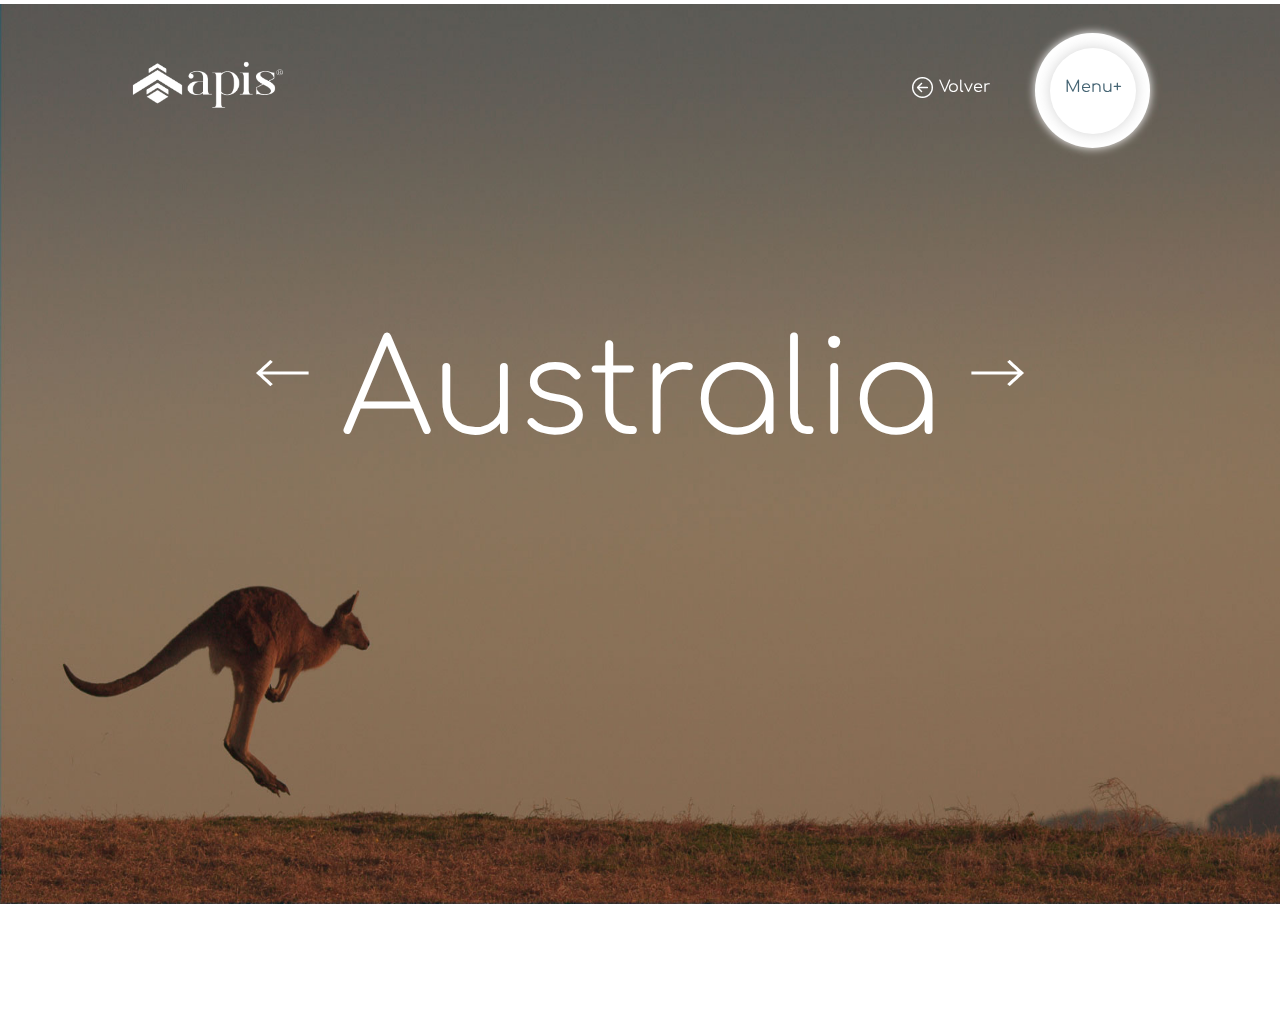
<file: destinos.html>
<!DOCTYPE html>
<html lang="en">

<head>
    <meta charset="UTF-8">
    <meta http-equiv="X-UA-Compatible" content="IE=edge">
    <meta name="viewport" content="width=device-width, initial-scale=1.0">
    <title>Apis Student | Blog</title>
    <link rel="icon" type="image/png" href="img/favicon.png" sizes="64x64">
    <link href="https://cdn.jsdelivr.net/npm/bootstrap@5.3.0/dist/css/bootstrap.min.css" rel="stylesheet"
        integrity="sha384-9ndCyUaIbzAi2FUVXJi0CjmCapSmO7SnpJef0486qhLnuZ2cdeRhO02iuK6FUUVM" crossorigin="anonymous">
    <link rel="stylesheet" href="css/Internas_apis.css">
</head>

<body class="ovfh">
    <header>
        <div class="container-fluid">
            <nav>
                <a href="index.html" class="logo"><img src="img/Logo.png" alt="logo"></a>
                <div class="right">
                    <a href="index.html" class="back-btn"><img src="img/Back Button.png" alt=""> Volver</a>
                    <a href="#" class="menu-btn" onclick="activarMenu()">Menu+</a>
                </div>

            </nav>
            <div id="menu-oculto" class="">
                <ul>
                    <li><a href="quienes-somos.html">Quienes Somos</a></li>
                    <li><a href="servicios.html">Servicios</a></li>
                    <li><a href="destinos.html">Destinos</a></li>
                    <li><a href="cursos.html">Cursos</a></li>
                    <li><a href="testimonios.html">Testimonios</a></li>
                    <li><a href="blog.html">Blog</a></li>
                    <li><a href="contacto.html">Contacto</a></li>
                </ul>
            </div>

        </div>
    </header>

    <section id="destinos">
        <div class="container-fluid">
            <div class="carousel-destinos">
                <div class="carousel-content-destinos">
                    <div class="carousel-item-d parallax">
                        <a href="australia-apis.html">
                            <img src="img/Bg-australia.jpg" alt="">
                            <h2>Australia</h2>
                        </a>
                    </div>
                    <div class="carousel-item-d parallax">
                        <a href="dubai-apis.html">
                            <img src="img/Bg-dubai.jpg" alt="">
                            <h2>Dubai</h2>
                        </a>
                    </div>
                    <div class="carousel-item-d parallax">
                        <img src="img/Bg-irlanda.jpg" alt="">
                        <h2>Irlanda</h2>
                    </div>
                    <div class="carousel-item-d parallax">
                        <img src="img/Bg-inglaterra.jpg" alt="">
                        <h2>Inglaterra</h2>
                    </div>
                    <div class="carousel-item-d parallax">
                        <img src="img/Bg-canada.jpg" alt="">
                        <h2>Canada</h2>
                    </div>
                    <div class="carousel-item-d parallax">
                        <img src="img/Bg-malta.jpg" alt="">
                        <h2>Malta</h2>
                    </div>
                    <div class="carousel-item-d parallax">
                        <img src="img/Bg-espana.jpg" alt="">
                        <h2>España</h2>
                    </div>
                    <div class="carousel-item-d parallax">
                        <img src="img/Bg-italia.jpg" alt="">
                        <h2>Italia</h2>
                    </div>





                </div>
                <div class="carousel-controls">
                    <button class="prev-button"><img src="img/Left arrow.png" alt=""></button>
                    <button class="next-button"><img src="img/Right arrow.png" alt=""></button>
                </div>
            </div>

        </div>
    </section>

    <script src="https://cdn.jsdelivr.net/npm/bootstrap@5.3.0/dist/js/bootstrap.bundle.min.js"
        integrity="sha384-geWF76RCwLtnZ8qwWowPQNguL3RmwHVBC9FhGdlKrxdiJJigb/j/68SIy3Te4Bkz"
        crossorigin="anonymous"></script>
    <script>
        function activarMenu() {
            let menuOculto = document.getElementById("menu-oculto");

            menuOculto.classList.toggle("active");
        }


        const carouselContent = document.querySelector('.carousel-content-destinos');
        const prevButton = document.querySelector('.prev-button');
        const nextButton = document.querySelector('.next-button');
        const carouselItems = Array.from(document.querySelectorAll('.carousel-item-d'));

        let currentIndex = 0;
        let isAnimating = false;
        let animationId = null;

        function showSlide(index) {
            const itemWidth = carouselItems[0].offsetWidth;
            carouselContent.style.transform = `translateX(-${index * itemWidth}px)`;

            // Agregar la clase "active" al elemento actualmente visible
            carouselItems.forEach((item, i) => {
                item.classList.toggle("active", i === index);
            });
        }

        function prevSlide() {
            if (isAnimating) return;
            isAnimating = true;
            currentIndex = (currentIndex - 1 + carouselItems.length) % carouselItems.length;
            showSlide(currentIndex);
            setTimeout(() => {
                isAnimating = false;
            }, 100);
        }

        function nextSlide() {
            if (isAnimating) return;
            isAnimating = true;
            currentIndex = (currentIndex + 1) % carouselItems.length;
            showSlide(currentIndex);
            setTimeout(() => {
                isAnimating = false;
            }, 100);
        }

        prevButton.addEventListener('click', prevSlide);
        nextButton.addEventListener('click', nextSlide);

        function autoSlide() {
            nextSlide();
        }

        setInterval(autoSlide, 7000);





        // const carouselContent = document.querySelector('.carousel-content-destinos');
        // const prevButton = document.querySelector('.prev-button');
        // const nextButton = document.querySelector('.next-button');
        // const carouselItems = Array.from(document.querySelectorAll('.carousel-item-d'));

        // let currentIndex = 0;
        // let isAnimating = false;
        // let animationId = null;

        // function showSlide(index) {
        //     const itemWidth = carouselItems[0].offsetWidth;
        //     carouselContent.style.transform = `translateX(-${index * itemWidth}px)`;
        // }

        // function prevSlide() {
        //     if (isAnimating) return;
        //     isAnimating = true;
        //     currentIndex = (currentIndex - 1 + carouselItems.length) % carouselItems.length;
        //     showSlide(currentIndex);
        //     setTimeout(() => {
        //         isAnimating = false;
        //     }, 1000);
        // }

        // function nextSlide() {
        //     if (isAnimating) return;
        //     isAnimating = true;
        //     currentIndex = (currentIndex + 1) % carouselItems.length;
        //     showSlide(currentIndex);
        //     setTimeout(() => {
        //         isAnimating = false;
        //     }, 1000);
        // }

        // prevButton.addEventListener('click', prevSlide);
        // nextButton.addEventListener('click', nextSlide);

        // function autoSlide() {
        //     nextSlide();
        // }

        // setInterval(autoSlide, 4000);









    </script>
</body>

</html>
</file>
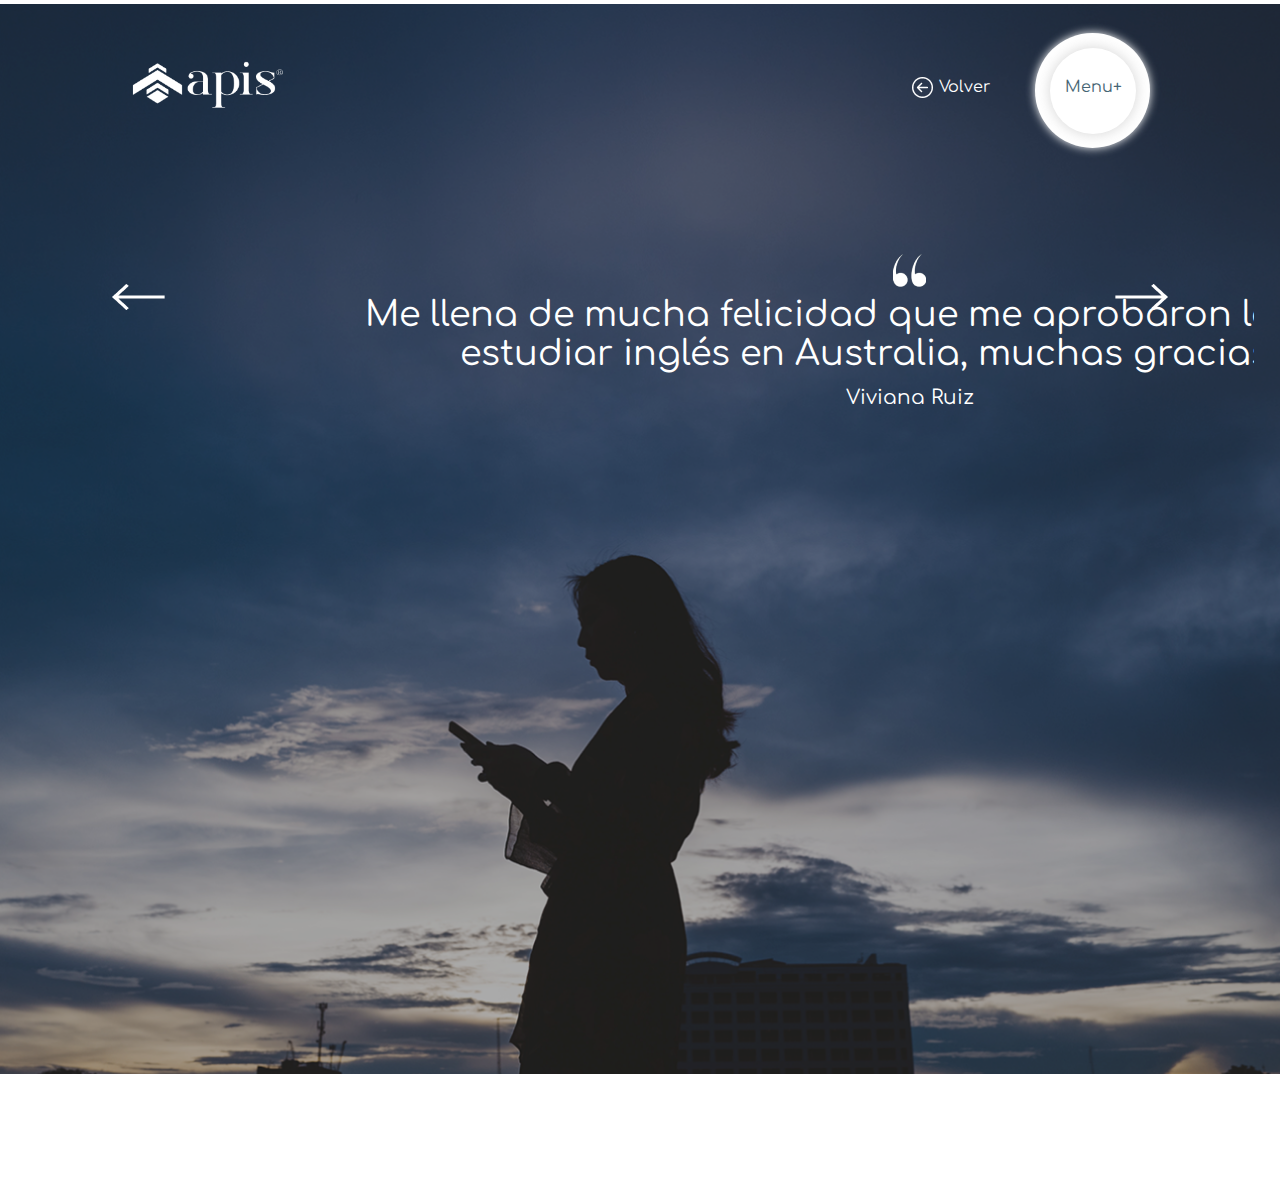
<file: testimonios.html>
<!DOCTYPE html>
<html lang="en">

<head>
    <meta charset="UTF-8">
    <meta http-equiv="X-UA-Compatible" content="IE=edge">
    <meta name="viewport" content="width=device-width, initial-scale=1.0">
    <title>Apis Student | Blog</title>
    <link rel="icon" type="image/png" href="img/favicon.png" sizes="64x64">
    <link href="https://cdn.jsdelivr.net/npm/bootstrap@5.3.0/dist/css/bootstrap.min.css" rel="stylesheet"
        integrity="sha384-9ndCyUaIbzAi2FUVXJi0CjmCapSmO7SnpJef0486qhLnuZ2cdeRhO02iuK6FUUVM" crossorigin="anonymous">
    <link rel="stylesheet" href="css/Internas_apis.css">
</head>

<body class="ovfh">
    <header>
        <div class="container-fluid">
            <nav>
                <a href="index.html" class="logo"><img src="img/Logo.png" alt="logo"></a>
                <div class="right">
                    <a href="index.html" class="back-btn"><img src="img/Back Button.png" alt=""> Volver</a>
                    <a href="#" class="menu-btn" onclick="activarMenu()">Menu+</a>
                </div>

            </nav>
            <div id="menu-oculto" class="">
                <ul>
                    <li><a href="quienes-somos.html">Quienes Somos</a></li>
                    <li><a href="servicios.html">Servicios</a></li>
                    <li><a href="destinos.html">Destinos</a></li>
                    <li><a href="cursos.html">Cursos</a></li>
                    <li><a href="testimonios.html">Testimonios</a></li>
                    <li><a href="blog.html">Blog</a></li>
                    <li><a href="contacto.html">Contacto</a></li>
                </ul>
            </div>

        </div>
    </header>

    <section id="testimonios">
        <div class="container-fluid">
            <div class="carousel">
                <div class="carousel-content">
                    <p class="carousel-text">
                        <img src="img/comillas-w-t.png" alt=""><br>
                        Me llena de mucha felicidad que me aprobaron la visa para estudiar
                        inglés en Australia, muchas gracias APIS
                        <br>
                        <span>
                            Viviana Ruiz
                        </span>
                    </p>
                    <p class="carousel-text">
                        <img src="img/comillas-w-t.png" alt=""><br>
                        Me llena de mucha felicidad que me aprobaron la visa para estudiar
                        inglés en Australia, muchas gracias APIS
                        <br>
                        <span>
                            Viviana Ruiz
                        </span>
                    </p>
                    <p class="carousel-text">
                        <img src="img/comillas-w-t.png" alt=""><br>
                        Me llena de mucha felicidad que me aprobaron la visa para estudiar
                        inglés en Australia, muchas gracias APIS
                        <br>
                        <span>
                            Viviana Ruiz
                        </span>
                    </p>
                    <p class="carousel-text">
                        <img src="img/comillas-w-t.png" alt=""><br>
                        Me llena de mucha felicidad que me aprobaron la visa para estudiar
                        inglés en Australia, muchas gracias APIS
                        <br>
                        <span>
                            Viviana Ruiz
                        </span>
                    </p>
                    <p class="carousel-text">
                        <img src="img/comillas-w-t.png" alt=""><br>
                        Me llena de mucha felicidad que me aprobaron la visa
                        para estudiar
                        inglés en Australia, muchas gracias APIS
                        <br>
                        <span>
                            Viviana Ruiz
                        </span>
                    </p>
                    <p class="carousel-text">
                        <img src="img/comillas-w-t.png" alt=""><br>
                        Me llena de mucha felicidad que me aprobaron la visa para estudiar
                        inglés en Australia, muchas gracias APIS
                        <br>
                        <span>
                            Viviana Ruiz
                        </span>
                    </p>
                </div>
                <div class="carousel-controls">
                    <button class="prev-button"><img src="img/Left arrow.png" alt=""></button>
                    <button class="next-button"><img src="img/Right arrow.png" alt=""></button>
                </div>
            </div>

        </div>
    </section>

    <script src="https://cdn.jsdelivr.net/npm/bootstrap@5.3.0/dist/js/bootstrap.bundle.min.js"
        integrity="sha384-geWF76RCwLtnZ8qwWowPQNguL3RmwHVBC9FhGdlKrxdiJJigb/j/68SIy3Te4Bkz"
        crossorigin="anonymous"></script>
    <script>
        function activarMenu() {
            let menuOculto = document.getElementById("menu-oculto");

            menuOculto.classList.toggle("active");
        }

        const carouselContent = document.querySelector('.carousel-content');
        const prevButton = document.querySelector('.prev-button');
        const nextButton = document.querySelector('.next-button');
        const carouselTexts = Array.from(document.querySelectorAll('.carousel-text'));

        let currentIndex = 0;
        let isDragging = false;
        let startPosX = 0;
        let currentTranslateX = 0;
        let animationId = null;

        function showSlide(index) {
            carouselContent.style.transform = `translateX(-${index * 100}%)`;
        }

        function prevSlide() {
            currentIndex = (currentIndex - 1 + carouselTexts.length) % carouselTexts.length;
            showSlide(currentIndex);
        }

        function nextSlide() {
            currentIndex = (currentIndex + 1) % carouselTexts.length;
            showSlide(currentIndex);
        }

        function startDrag(event) {
            isDragging = true;
            startPosX = getPositionX(event);
            currentTranslateX = getCurrentTranslateX();
            cancelAnimation();
        }

        function drag(event) {
            if (!isDragging) return;
            const currentPosX = getPositionX(event);
            const translateX = currentTranslateX + currentPosX - startPosX;
            setTranslateX(translateX);
        }

        function endDrag() {
            isDragging = false;
            const dragThreshold = carouselContent.offsetWidth * 0.2;
            const translateX = getCurrentTranslateX();
            if (translateX > dragThreshold) {
                prevSlide();
            } else if (translateX < -dragThreshold) {
                nextSlide();
            } else {
                showSlide(currentIndex);
            }
        }

        function getPositionX(event) {
            return event.type.includes('mouse') ? event.pageX : event.touches[0].clientX;
        }

        function getCurrentTranslateX() {
            const transform = window.getComputedStyle(carouselContent).getPropertyValue('transform');
            const matrix = new DOMMatrixReadOnly(transform);
            return matrix.m41;
        }

        function setTranslateX(translateX) {
            carouselContent.style.transform = `translateX(${translateX}px)`;
        }

        function animateCarousel() {
            nextSlide();
        }

        function cancelAnimation() {
            cancelAnimationFrame(animationId);
        }

        prevButton.addEventListener('click', prevSlide);
        nextButton.addEventListener('click', nextSlide);
        carouselContent.addEventListener('mousedown', startDrag);
        carouselContent.addEventListener('mousemove', drag);
        carouselContent.addEventListener('mouseup', endDrag);
        carouselContent.addEventListener('touchstart', startDrag);
        carouselContent.addEventListener('touchmove', drag);
        carouselContent.addEventListener('touchend', endDrag);

        // Agrega el estilo de transición suave al elemento .carousel-content
        carouselContent.style.transition = 'transform 1s ease';

        showSlide(currentIndex);
        setInterval(animateCarousel, 5000);


    </script>
</body>

</html>
</file>
<file: css/Animation1.css>
@import url('https://fonts.googleapis.com/css2?family=Comfortaa:wght@300;400;500;600;700&display=swap');

* {
    font-family: 'Comfortaa', cursive;
}


nav a.logo {
    position: relative;
    transition: .5s;
    animation-name: topMenu;
    animation-duration: 2.5s !important;
    cursor: url("../img/Pointer5.png"), auto;
}


nav a.logo:hover {
    transform: scale(1.1);
}

nav .menu-btn {
    color: #466574;
    position: relative;
    z-index: 1;
    font-size: 16px;
    text-decoration: none;
    cursor: url("../img/Pointer5.png"), auto;
    padding: 30px;
    animation-name: topMenu;
    animation-duration: 3s !important;
}


@keyframes topMenu {

    0% {
        opacity: 0;
        top: -120px;
    }
    20% {
        opacity: 0;
        top: -100px;
    }

    40% {
        opacity: 0;
        top: -80px;
    }
    60% {
        opacity: 0;
        top: -60px;
    }

    80% {
        opacity: 0;
        top: -40px;
    }

    100% {
        opacity: 1;
        top: 0;
    }
}

footer .left-footer{
    animation-duration: 3.5s !important;
}
footer .center-footer{
    animation-duration: 4s !important;
}
footer .right-footer{
    animation-duration: 4.5s !important;
}
.whatsapp{
    animation-duration: 4.5s !important;
}
@keyframes whatsapp {

    0% {
        opacity: 0;
        bottom: 220px;
    }
    20% {
        opacity: 0;
        bottom: 170px;
    }

    40% {
        opacity: 0;
        bottom: 130px;
    }
    60% {
        opacity: 0;
        bottom: 70px;
    }

    80% {
        opacity: 0;
        bottom: 40px;
    }

    100% {
        opacity: 1;
        bottom: -26px;
    }
}
.container-cards .cardApis:hover {
    transition: .4s !important;
    transform: translateY(-60px);
    box-shadow: 0 0 20px #fff;
}

.cardApis:hover p{
    text-shadow: 0 0 30px #fff;
    background: #32323249;
    padding: 20px;
    font-size: 18px;
    color: #fff !important;
}

.container-cards .cardApis:nth-child(3) p,
.container-cards .cardApis:nth-child(4) p,
.container-cards .cardApis:nth-child(7) p {
    color: #466574;
}
.container-cards .cardApis:nth-child(1) {
    animation-name: introUp;
    animation-duration: 2s;
}
.container-cards .cardApis:nth-child(2) {
    position: relative;
    z-index: -1;
    left: -10px;
    top: 30px;
    animation-name: introDown;
    animation-duration: 2s;
}

.container-cards .cardApis:nth-child(3) {
    position: relative;
    z-index: 1;
    left: -30px;
    animation-name: introUp;
    animation-duration: 2s;
}

.container-cards .cardApis:nth-child(4) {
    position: relative;
    z-index: 2;
    left: -50px;
    top: 30px;
    animation-name: introDown;
    animation-duration: 2s;
}

.container-cards .cardApis:nth-child(5) {
    position: relative;
    z-index: 2;
    left: -70px;
    animation-name: introUp;
    animation-duration: 2s;
}

.container-cards .cardApis:nth-child(6) {
    position: relative;
    z-index: 3;
    left: -110px;
    top: 30px;
    animation-name: introDown;
    animation-duration: 2s;
}

.container-cards .cardApis:nth-child(7) {
    position: relative;
    z-index: 1;
    left: -140px;
    animation-name: introUp;
    animation-duration: 2s;

}


@keyframes introDown {
    0% {
        opacity: .25;
        
        top: 30px;
    }

    33% {        
        opacity: .50;
        top: 60px;
    }

    66% {
        opacity: .75;
        top: -60px;
    }

    100% {
        
        opacity: 1;
        top: 30px;
    }
}

@keyframes introUp {
    0% {
        opacity: 0;        
        top: 0px;
    }

    33% {
        
        opacity: .5;
        top: -60px;
    }

    66% {
        opacity: .7;
        top: 60px;
    }

    100% {
        
        opacity: 1;
        top: 0px;
    }
}
</file>
<file: css/Styles-index.css>
@import url('https://fonts.googleapis.com/css2?family=Comfortaa:wght@300;400;500;600;700&display=swap');

* {
    font-family: 'Comfortaa', cursive;
}

body {
    cursor: url("../img/Pointer5.png"), auto !important;
}

#cont-home {
    width: 100%;
    min-height: 100vh;
    background: url("../img/Bg-1.jpg")center no-repeat;
    background-size: cover;
    background-position-x: center;
    background-position-y: top;
    overflow-x: hidden;
    overflow-y: hidden;
}

header {
    width: 100%;
    position: relative;
    z-index: 999;
}


header .container-fluid {
    max-width: 1600px;
    width: 80%;
    padding-top: 40px;

}

header .container-fluid nav {
    display: flex;
    align-items: center;
    justify-content: space-between;
    position: relative;
    z-index: 9999;
}

nav a.logo {
    position: relative;
    transition: .5s;
    animation-name: topMenu;
    animation-duration: 2.0s;
    cursor: url("../img/Pointer5.png"), auto;
}

nav a.logo img {
    width: 160px;
}

nav a.logo:hover {
    transform: translateX(30px);
}

nav .menu-btn {
    color: #466574;
    position: relative;
    z-index: 1;
    font-size: 16px;
    text-decoration: none;
    cursor: url("../img/Pointer5.png"), auto;
    padding: 30px;
    animation-name: topMenu;
    animation-duration: 2.5s;
}

nav .menu-btn::before {
    content: "";
    position: absolute;
    width: 115px;
    height: 115px;
    background: #fff;
    left: 2px;
    top: -15px;
    z-index: -2;
    border-radius: 50%;
    animation-name: ondass;
    animation-duration: 1s;
    animation-timing-function: ease-out;
    animation-delay: 0s;
    animation-direction: alternate;
    animation-iteration-count: infinite;
    animation-fill-mode: none;
    box-shadow: 0 0 10px #fff;
    animation-play-state: running;
}

nav .menu-btn::after {
    content: "";
    position: absolute;
    width: 86px;
    height: 86px;
    background: #fff;
    left: 16px;
    top: 0px;
    z-index: -1;
    border-radius: 50%;
    animation-name: ondas;
    animation-duration: .9s;
    animation-timing-function: ease-out;
    animation-delay: 0s;
    animation-direction: alternate;
    animation-iteration-count: infinite;
    animation-fill-mode: none;
    animation-play-state: running;
    box-shadow: 0px 0px 14px #78787851, 7px 0px 2px #ffffff00;
}

@keyframes ondas {
    0% {
        transform: scale(1.4);

    }

    100% {
        transform: scale(1);

    }
}

@keyframes ondass {
    0% {
        transform: scale(1);

    }

    100% {
        transform: scale(1.1);

    }
}


#menu-oculto {
    width: 100%;
    min-height: 100vh;
    background: url("../img/Bg-menu.png");
    background-size: cover;
    position: absolute;
    top: 0px;
    z-index: 999;
    display: none;
    padding-top: 130px;
    transition: .8s;
    
}

#menu-oculto.active {
    right: 0%;
    display: block;
    animation-name: desvanecer;
    animation-duration: .4s;
    animation-timing-function: ease-out;
}
@keyframes desvanecer {
    0% {
        opacity: 0;
    }

    100% {
        opacity: 1;
    }
}
#menu-oculto ul{
    padding: 0;
}
#menu-oculto ul li {
    list-style: none;
    text-align: center;
    margin: 30px 0;
}

#menu-oculto ul li a {
    text-decoration: none;
    color: #fff;
    font-size: 30px;
    font-weight: 600;
    position: relative;
    cursor: url("../img/Pointer5.png"), auto;
    transition: .4s;
}



#menu-oculto ul li a:before {
    width: 0%;
    height: 2px;
    background: transparent;
    content: "";
    position: absolute;
    bottom: -10px;
    left: 0;
    right: 0;
    margin: 0 auto;
    transition: .4s;
    box-shadow: 0 0 10px #fff;
}

#menu-oculto ul li a:hover:before {
    width: 80%;
    background: #fff;
}

.container-cards {
    max-width: 1920px;
    width: 100%;
    padding-left: 34px;
    padding-top: 40px;
    margin: 60px auto 0;
    display: flex;

    position: relative;
    z-index: 1;
    cursor: url("../img/Pointer5.png"), auto;
    overflow: hidden;
    height: 550px;
    scroll-snap-type: x mandatory;

    overflow-x: scroll;
    scroll-behavior: smooth;
}

.container-cards::-webkit-scrollbar {
    width: 0;
    height: 0;
}

.container-cards .cardApis {
    position: relative;
    transition: .4s;
}

.container-cards .cardApis::before {
    width: 100%;
    height: 100%;
    top: 0;
    left: 0;
    position: absolute;
    content: "";
    border: 2px solid transparent;
    z-index: 99;
    transition: .4s;
    pointer-events: none;
}

.cardApi {
    flex: 0 0 auto;
    width: 200px;
    height: 180px;
    background-color: lightgray;
    margin-right: 10px;
    padding: 10px;
    user-select: none;
    cursor: grab;
}

.container-cards .cardApis a {
    cursor: url("../img/Pointer5.png"), auto;

}


.container-cards .cardApis:nth-child(3) p,
.container-cards .cardApis:nth-child(4) p,
.container-cards .cardApis:nth-child(7) p {
    color: #466574;
}


.container-cards .cardApis img {
    position: relative;
    min-width: 268px;
    height: 389px;
}

.container-cards .cardApis p {
    position: absolute;
    left: 0;
    right: 0;
    text-align: center;
    margin: 0 auto;
    top: 8%;
    z-index: 99;
    color: #fff;
    padding: 20px 0;
    transition: .2s;
}

footer {
    max-width: 1600px;
    width: 80%;
    display: flex;
    justify-content: space-between;
    text-align: center;
    color: #fff;
    margin: 0 auto;
    position: relative;
    z-index: 999;
}

footer .left-footer {
    width: 33.3%;
    animation-name: topMenu;
    position: relative;
    animation-duration: 3s;
    display: flex;
}

footer .left-footer p a:nth-child(1) {
    margin-left: 10px;
}

footer .left-footer p a {
    margin-left: 1px;
    cursor: url("../img/Pointer5.png"), auto !important;
    padding: 6px;
}

footer .left-footer p a img {
    transition: .2s;
    border: 1px solid transparent;
}

footer .left-footer p a:hover img {
    border: 1px solid #fff;
    transform: translateY(-10px) scale(1.1);
}

footer .center-footer {
    display: flex;
    width: 33.3%;
    justify-content: center;
    position: relative;
    animation-name: topMenu;
    animation-duration: 3.5s;
}

footer .center-footer .redes {
    color: #fff;
    font-size: 20px;
    text-decoration: none;
    padding: 0 20px;
    cursor: url("../img/Pointer5.png"), auto !important;
    transition: .2s;
}

footer .center-footer .redes img {
    transition: .2s;
}

footer .center-footer .redes:hover img,
footer .right-footer a:hover {

    transform: translateY(-10px)scale(1.1);
}


footer .right-footer {
    display: flex;
    width: 33.3%;
    position: relative;
    justify-content: center;
    animation-name: topMenu;
    animation-duration: 4s;
}

footer .right-footer a {
    cursor: url("../img/Pointer5.png"), auto !important;
    transition: .2s;
    padding: 0 30px;
}

.whatsapp {
    position: absolute;
    right: 4%;
    bottom: -26px;
    cursor: url("../img/Pointer5.png"), auto !important;
    animation-name: whatsapp;
    animation-duration: 4s;
    transition: .2s;
    padding: 40px;
}

.whatsapp:hover {
    transform: translateY(-15px) scale(1.1);
}


/* CURSOS */

#cont-cursos {
    width: 100%;
    position: relative;
    min-height: 100vh;
    background: #000;
    overflow-x: hidden;
    overflow-y: hidden;
    z-index: 999;
}

@keyframes cursos {
    0% {
        opacity: 0;
    }

    100% {
        opacity: 1;
    }
}

#cont-cursos .camera_caption .container {
    max-width: 100% !important;
}

#cont-cursos .cont-carousel {
    position: absolute;
    width: 100%;
    height: 100%;
    top: 0;
    left: 0;
    overflow: hidden;
    animation-name: cursos;
    animation-duration: 3s;
}


h2.titulo-slider {
    font-size: 80px;
    text-transform: none;
    line-height: 80px;
    margin: 0;
    padding: 0;
}


.container-cards .cardApis:nth-child(3) p,
.container-cards .cardApis:nth-child(4) p,
.container-cards .cardApis:nth-child(7) p {
    color: #466574;
}

.container-cards .cardApis:nth-child(1) {

    animation-duration: 2s;
}

.container-cards .cardApis:nth-child(2) {
    position: relative;
    z-index: -1;
    left: -10px;
    top: 30px;

    animation-duration: 2s;
}

.container-cards .cardApis:nth-child(3) {
    position: relative;
    z-index: 1;
    left: -30px;

    animation-duration: 2s;
}

.container-cards .cardApis:nth-child(4) {
    position: relative;
    z-index: 2;
    left: -50px;
    top: 30px;

    animation-duration: 2s;
}

.container-cards .cardApis:nth-child(5) {
    position: relative;
    z-index: 2;
    left: -70px;

    animation-duration: 2s;
}

.container-cards .cardApis:nth-child(6) {
    position: relative;
    z-index: 3;
    left: -110px;
    top: 30px;

    animation-duration: 2s;
}

.container-cards .cardApis:nth-child(7) {
    position: relative;
    z-index: 1;
    left: -140px;

    animation-duration: 2s;

}

@media screen and (min-width: 1024px) and (max-width: 1470px) {
    footer {
        width: 96%;
    }
}


@media screen and (min-width: 800px) and (max-width: 1023px) {
    footer {
        width: 98%;
        padding-bottom: 50px;
    }

    footer .left-footer {
        display: block;
    }

    footer .left-footer ul {
        padding: 0;
    }

    .whatsapp {
        position: absolute;
        right: 0;
        bottom: 42px;
        cursor: url(../img/Pointer5.png), auto !important;
        animation-name: whatsapp;
        animation-duration: 4s;
        transition: .2s;
        padding: 40px;
    }

    .whatsapp img {
        width: 46px;
    }

    nav .menu-btn::before {
        content: "";
        position: absolute;
        width: 105px;
        height: 105px;
        background: #fff;
        left: 7px;
        top: -10px;
    }

    nav .menu-btn::after {
        content: "";
        position: absolute;
        width: 76px;
        height: 76px;
        background: #fff;
        left: 22px;
        top: 4px;

    }
}
</file>
<file: css/Internas_apis.css>
@import url('https://fonts.googleapis.com/css2?family=Comfortaa:wght@300;400;500;600;700&display=swap');

* {
  font-family: 'Comfortaa', cursive;
  margin: 0;
  padding: 0;
}

body {
  cursor: url("../img/Pointer5.png"), auto;
  overflow-x: hidden;
  overflow-y: scroll;
  position: relative;
}

header {
  width: 100%;
  position: relative;
  z-index: 999;
  display: flex;
  justify-content: center;
}


header .container-fluid {
  max-width: 1600px;
  width: 80%;
  padding-top: 40px;

}

header .container-fluid nav {
  display: flex;
  align-items: center;
  justify-content: space-between;
  position: relative;
  z-index: 9999;
}

nav a.logo {
  position: relative;
  animation-name: topMenu;
  animation-duration: 1s;
  cursor: url("../img/Pointer5.png"), auto;
}

nav a.logo img {
  width: 160px;
}

nav a.logo:hover {
  transform: translateX(30px);
}

nav .back-btn {
  color: #fff;
  text-decoration: none;
  margin-right: 20px;
  font-size: 16px;
  position: relative;
  animation-name: topMenu;
  animation-duration: 1s;
  display: flex;
  align-items: center;
}

nav .back-btn img {
  margin-right: 6px;
}

nav .menu-btn {
  color: #466574;
  position: relative;
  z-index: 1;
  font-size: 16px;
  text-decoration: none;
  cursor: url("../img/Pointer5.png"), auto;
  padding: 30px;
  animation-name: topMenu;
  animation-duration: 2.5s;
}

nav .right {
  display: flex;
  align-items: center;
  justify-content: space-between;
  width: 240px;
}

nav .menu-btn::before {
  content: "";
  position: absolute;
  width: 115px;
  height: 115px;
  background: #fff;
  left: 0px;
  top: -15px;
  z-index: -2;
  border-radius: 50%;
  animation-name: ondass;
  animation-duration: 1s;
  animation-timing-function: ease-out;
  animation-delay: 0s;
  animation-direction: alternate;
  animation-iteration-count: infinite;
  animation-fill-mode: none;
  box-shadow: 0 0 10px #fff;
  animation-play-state: running;
}

nav .menu-btn::after {
  content: "";
  position: absolute;
  width: 86px;
  height: 86px;
  background: #fff;
  left: 15px;
  top: 0px;
  z-index: -1;
  border-radius: 50%;
  animation-name: ondas;
  animation-duration: .9s;
  animation-timing-function: ease-out;
  animation-delay: 0s;
  animation-direction: alternate;
  animation-iteration-count: infinite;
  animation-fill-mode: none;
  animation-play-state: running;
  box-shadow: 0px 0px 14px #78787851, 7px 0px 2px #ffffff00;
}

@keyframes ondas {
  0% {
    transform: scale(1.4);

  }

  100% {
    transform: scale(1);

  }
}

@keyframes ondass {
  0% {
    transform: scale(1);

  }

  100% {
    transform: scale(1.1);

  }
}

#menu-oculto {
  width: 100%;
  min-height: 100vh;
  background: url("../img/Bg-menu.png");
  background-size: cover;
  position: absolute;
  top: 0px;
  z-index: 999;
  display: none;
  padding-top: 130px;
  transition: .8s;

}

#menu-oculto.active {
  right: 0%;
  display: block;
  animation-name: desvanecer;
  animation-duration: .4s;
  animation-timing-function: ease-out;
}

@keyframes desvanecer {
  0% {
    opacity: 0;
  }

  100% {
    opacity: 1;
  }
}

#menu-oculto ul {
  padding: 0;
}

#menu-oculto ul li {
  list-style: none;
  text-align: center;
  margin: 30px 0;
}

#menu-oculto ul li a {
  text-decoration: none;
  color: #fff;
  font-size: 30px;
  font-weight: 600;
  position: relative;
  cursor: url("../img/Pointer5.png"), auto;
  transition: .4s;
}

#menu-oculto ul li a:hover {
  text-shadow: 0 0 20px #fff;
}

#menu-oculto ul li a:before {
  width: 0%;
  height: 2px;
  background: transparent;
  content: "";
  position: absolute;
  bottom: -10px;
  left: 0;
  right: 0;
  margin: 0 auto;
  transition: .4s;
  box-shadow: 0 0 10px #fff;
}

#menu-oculto ul li a:hover:before {
  width: 80%;
  background: #fff;
}

nav a.logo {
  position: relative;
  transition: .5s;
  animation-name: topMenu;
  animation-duration: 1s !important;
  cursor: url("../img/Pointer5.png"), auto;
}


nav a.logo:hover {
  transform: scale(1.1);
}

nav .menu-btn {
  color: #466574;
  position: relative;
  z-index: 1;
  font-size: 16px;
  text-decoration: none;
  cursor: url("../img/Pointer5.png"), auto;
  padding: 30px;
  animation-name: topMenu;
  animation-duration: 1s !important;
}


@keyframes topMenu {

  0% {
    opacity: 0;
    top: -120px;
  }

  100% {
    opacity: 1;
    top: 0;
  }
}



@keyframes bottomMenu {

  0% {
    opacity: 0;
    top: 120px;
  }

  100% {
    opacity: 1;
    top: 0;
  }
}

footer .left-footer {
  animation-duration: 1s !important;
}

footer .center-footer {
  animation-duration: 1s !important;
}

footer .right-footer {
  animation-duration: 1s !important;
}

.whatsapp {
  animation-duration: 1s !important;
}

@keyframes whatsapp {

  0% {
    opacity: 0;
    bottom: -100px;
  }

  100% {
    opacity: 1;
    bottom: -26px;
  }
}


@keyframes leftAnimation {

  0% {
    opacity: 0;
    right: -20%;
  }

  40% {
    opacity: 0;
    right: -20%;
  }

  100% {
    opacity: 1;
    right: 0;
  }
}




/* INTERNAS */

#hero {
  width: 100%;
  height: 550px;
  text-align: center;
  position: absolute;
  top: 0;
  left: 0;
  display: flex;
  align-items: flex-end;
  justify-content: center;
  padding-bottom: 50px;
}

#hero::before {
  width: 100%;
  height: 100%;
  background: #33303066;
  position: absolute;
  left: 0;
  top: 0;
  content: "";
}

#hero.blog {
  background: url("../img/blog/bg-blog.jpg");
  background-position: center;
  background-size: cover;
}

#hero .info-hero {
  z-index: 1;
  position: relative;
  animation: fade-down-hero 2s forwards;
}

@keyframes fade-down-hero {
  0% {
    opacity: 0;
    bottom: -200px;
  }

  50% {
    opacity: 0;
    bottom: -150px;
  }

  100% {
    opacity: 1;
    bottom: 0;
  }
}

#hero .info-hero h1 {
  color: #fff;
  margin-top: 32px;
  font-size: 35px;
  font-weight: 400;
}

#hero .info-hero p {
  color: #fff;
  font-size: 20px;
}

#blog-cards {
  margin-top: 420px;
  text-align: center;
  padding-top: 70px;
  padding-bottom: 344px;
  z-index: 99;
  position: relative;
  background: #ffff;
  margin-bottom: 200px;
}

#blog-cards .comillas {
  margin-bottom: 25px;
}

#blog-cards h2 {
  max-width: 650px;
  margin: 0 auto;
  font-weight: 700;
  font-size: 28px;
}

#blog-cards p.fecha {
  font-size: 14px;
  margin-top: 18px;
}

#blog-cards .cont-cards {
  margin-top: 86px;
}

#blog-cards .card-blog {
  max-width: 400px;
  width: 100%;
  border: 1px solid #777777;
  border-radius: 44px;
  position: relative;
  transition: .6s;
  margin: 0 auto 61px;
}

#blog-cards .card-blog button {
  background: transparent;
  border: 0 transparent;
}

#blog-cards .card-blog .photo-post {
  max-width: 100%;
  height: 352px;
  border-radius: 44px 44px 0 0;
  border: 2px solid #fff;
  overflow: hidden;
  position: relative;
  cursor: url("../img/Pointer5.png"), auto;


}

#blog-cards .card-blog .photo-post a {
  position: absolute;
  bottom: 20px;
  z-index: 99;
  right: 20px;
  font-size: 12px;
  color: #fff;
  letter-spacing: 2px;
  cursor: url("../img/Pointer5.png"), auto;
}

#blog-cards .card-blog:hover {
  box-shadow: 0px 0px 10px 0px #9c9c9c;
}

#blog-cards .card-blog:hover .photo-post img {
  transform: translateY(18px) translateX(16px) scale(1.1);
}

#blog-cards .card-blog .photo-post img {
  transition: .6s;
  transform: scale(1.2);
}

#blog-cards .card-blog .photo-post::before {
  width: 100%;
  height: 118px;
  background: url("../img/blog/Gradient.png");
  content: "";
  position: absolute;
  left: 0;
  top: 233px;
  z-index: 99;
  background-size: cover;
}

#blog-cards .card-blog .info-post {
  text-align: left;
  padding: 12px 34px 28px;
  cursor: url("../img/Pointer5.png"), auto;
}

.card-blog .info-post p.date-post {
  font-size: 12px;
  font-weight: 500;
  color: #595959;
  margin-bottom: 40px;
}

.card-blog .info-post h3 {
  font-size: 18px;
  font-weight: 700;
  margin-bottom: 40px;
}

.card-blog .info-post p.tag-post img {
  width: 14px;
  margin-right: 8px;
}

.aling-center {
  text-align: center;
}

.cont-cards .col-lg-4:nth-child(2) .card-blog,
.cont-cards .col-lg-4:nth-child(5) .card-blog {
  top: 195px;
}

footer {
  background: #282255;
  padding: 60px 0;
  position: fixed;
  width: 100%;
  bottom: 0;
  z-index: 0;
}

footer .logo img {
  width: 140px;
}

footer .redes {
  text-align: center;
  align-items: center;
  display: flex;
  justify-content: center;
}

footer .redes a {
  display: inline-block;
  font-size: 16px;
  color: #fff;
  text-decoration: none;
  margin: 0px 12px;
}

footer .redes a img {
  width: 20px;
}

footer .derechos {
  display: flex;
  align-items: center;
  justify-content: flex-end;
}

footer .derechos p {
  margin: 0px;
  color: #9490AA;
  text-align: right;
}

.ovfh {
  overflow: hidden;
}

/* Contacto */

#contacto {
  width: 100%;
  min-height: 100vh;
  position: relative;
  left: 0;
  top: -130px;
  z-index: 0;
  background: url("../img/Bg-contact.jpg");
  background-size: cover;
  background-position-x: center;
  background-position-y: bottom;
  text-align: center;
  padding-top: 170px;
}

#contacto::before {
  width: 100%;
  height: 100%;
  content: "";
  position: absolute;
  left: 0;
  top: 0;
  background: rgba(49, 49, 49, 0.4);
  z-index: 0;
}

#contacto h1 {
  font-size: 35px;
  color: #fff;
  font-weight: 400;
  position: relative;
  z-index: 1;
}

#contacto form {
  z-index: 1;
  position: relative;
  width: 96%;
  max-width: 1030px;
  margin: 50px auto 0;
}


#contacto form input {
  border: 1px solid #fff;
  border-radius: 10px;
  background: transparent;
  padding: 10px 14px 15px;
  color: #fff;
  outline: none;
  margin: 0 4px 16px;
  cursor: url("../img/Pointer5.png"), auto !important;
}

#contacto form input:nth-child(1) {
  width: 452px;
}

#contacto form input:nth-child(2) {
  width: 196px;
}

#contacto form input:nth-child(3) {
  width: 345px;
}

#contacto form input:nth-child(4) {
  width: 345px;
}

#contacto form input:nth-child(5) {
  width: 458px;
}

#contacto form input::placeholder {
  color: #fff;
}

#contacto form button {
  background: #0764E3;
  color: #fff;
  padding: 10px 16px;
  font-size: 16px;
  width: 180px;
  border-radius: 8px;
  border: transparent;
  margin-left: 14px;
  cursor: url("../img/Pointer5.png"), auto !important;
}

.countries {
  z-index: 99;
  position: relative;
  margin-top: 50px;
}

.countries .country h3 {
  font-size: 25px;
  color: #fff;
  margin: 12px 0 16px;
  font-weight: 400;
}

.countries .country p {
  color: #fff;
  font-size: 12px;
  margin: 10px 0;
}

.cont-redes {
  display: flex;
  width: 33.3%;
  justify-content: center;
  position: relative;
  z-index: 99;
  margin: 10px auto;
}

.cont-redes .redes {
  color: #fff;
  font-size: 20px;
  text-decoration: none;
  padding: 0 20px;
  cursor: url("../img/Pointer5.png"), auto !important;

}

.cont-redes .redes img {
  transition: .2s;
}

.cont-redes .redes:hover img {

  transform: translateY(-10px)scale(1.1);
}





/* Testimonios */

#testimonios {
  width: 100%;
  min-height: 100vh;
  position: relative;
  left: 0;
  top: -130px;
  z-index: 0;
  background: url("../img/Bg-testimonios.png");
  background-size: cover;
  background-position-x: center;
  background-position-y: bottom;
  text-align: center;
  padding-top: 170px;
  overflow: hidden;
}

#testimonios::before {
  width: 100%;
  height: 100%;
  content: "";
  position: absolute;
  left: 0;
  top: 0;
  background: rgba(49, 49, 49, 0.4);
  z-index: 0;
}


#testimonios .carousel {
  position: relative;
  width: 96%;
  text-align: center;

  overflow: hidden;
  margin: 80px auto;
}

#testimonios .carousel-content {
  display: flex;
  width: 100%;
  height: 100%;
  transition: transform 0.3s ease-in-out;
  z-index: 99;
}

#testimonios .carousel-text {
  flex: 0 0 100%;
  text-align: center;

  user-select: none;
  transition: transform 1s ease;
  font-size: 35px;
  color: #fff;
  padding: 0px 270px;
}

#testimonios .carousel-text span {
  font-size: 20px;
}

#testimonios .carousel-controls {
  position: absolute;
  bottom: 56%;
  width: 86%;
  left: 0;
  right: 0;
  margin: 0 auto;
  display: flex;
  justify-content: space-between;
}

#testimonios .prev-button,
#testimonios .next-button {
  padding: 0;
  background: transparent;
  border: transparent;
  cursor: url("../img/Pointer5.png"), auto !important;
}





/* DESTINOS */

#destinos {
  width: 100%;
  min-height: 100vh;
  position: relative;
  left: 0;
  top: -130px;

}

#destinos .container-fluid {
  padding: 0;
}

#destinos .carousel-destinos {
  width: 100%;
  height: 100%;
  position: relative;
  overflow: hidden;
  perspective: 1000px;
  transform-style: preserve-3d;
}

.carousel-content-destinos {
  display: flex;
  transition: transform 1s ease;
  height: 100vh;
}

#destinos .carousel-item-d {
  position: relative;
  flex: 0 0 100%;
  width: 100%;
  transition: transform 1s ease;
}

.carousel-item-d .parallax {
  perspective: 1000px;
  transform-style: preserve-3d;
}
/* 
#destinos .carousel-item-d::before {
  width: 100%;
  height: 100%;
  content: "";
  position: absolute;
  left: 0;
  top: 0;
  background: rgba(49, 49, 49, 0.4);
  z-index: 0;
} */

#destinos .carousel-item-d h2 {
  position: absolute;
  z-index: 99;
  top: 35%;
  left: 0;
  right: 0;
  text-align: center;
  color: #fff;
  font-size: 130px;
  font-weight: 300;
}
#destinos.interna-destinos .carousel-item-d h2 {
  font-size: 80px;
  top: 38%;
}

#destinos .carousel-item-d img {
  width: 100%;
  height: 100%;
}

.carousel-content-destinos.animate {
  transition: transform 1s ease;
}

.carousel-item-d {
  transition: transform 1s ease;
}


#destinos .carousel-controls {
  position: absolute;
  bottom: 56%;
  width: 60%;
  left: 0;
  right: 0;
  margin: 0 auto;
  display: flex;
  justify-content: space-between;
  z-index: 99;
}

#destinos.interna-destinos .carousel-controls {
  width: 48%;
  bottom: 55%;
}

#destinos .prev-button,
#destinos .next-button {
  padding: 0;
  background: transparent;
  border: transparent;
  cursor: url("../img/Pointer5.png"), auto !important;
}

.carousel-item-d.parallax {
  transform: translateZ(-50px);

}

.carousel-item-d.active {
  perspective: 1000px;
  transform: translateZ(-150px);
}

#menu-oculto.active {
  right: 0%;
  display: block;
  animation-name: desvanecer;
  animation-duration: .4s;
  animation-timing-function: ease-out;
}


.carousel-item-d.active h2 {
  animation-name: desvanecer2;
  animation-duration: 2s;
  animation-timing-function: ease-out;
}

.carousel-item-d.active img {
  animation-name: zoomOut;
  animation-duration: 2s;
  animation-timing-function: ease-out;
  z-index: 0;
}


@keyframes desvanecer2 {
  0% {
    opacity: 0;
    transform: scale(.5);
  }

  25% {
    opacity: 0;
    transform: scale(.5);
  }

  50% {
    opacity: 0;
    transform: scale(.5);
  }

  100% {
    opacity: 1;
    transform: scale(1);
  }
}

@keyframes zoomOut {
  0% {
    
    transform: scale(1.7);
  }


  100% {
    
    transform: scale(1);
  }
}

/* RESPONSIVE */

@media screen and (min-width:1024px) and (max-width: 1350px) {
  #hero {
    height: 420px;
  }

  #blog-cards {
    margin-top: 278px;
    text-align: center;
    padding-top: 70px;
    padding-bottom: 344px;
  }
}

@media screen and (min-width:320px) and (max-width: 768px) {

  .cont-cards .col-lg-4:nth-child(2) .card-blog,
  .cont-cards .col-lg-4:nth-child(5) .card-blog {
    top: 0px;
  }

  footer {
    text-align: center;
  }

  footer .redes {
    margin: 10px 0 22px;
  }

  footer .derechos {
    justify-content: center;
  }

  #hero .info-hero h1 {
    font-size: 18px;
  }

  #hero .info-hero p {
    font-size: 14px;
  }

  #blog-cards h2 {
    font-size: 18px;
    padding: 0px 26px;
  }

  nav .back-btn {
    display: none;
  }

  nav .right {
    justify-content: flex-end;
  }
}


#hero {
  background-attachment: fixed;
  background-position: center;
  background-repeat: no-repeat;
  background-size: cover;
}

.cont-cards {
  background-attachment: fixed;
  background-position: center;
  background-repeat: no-repeat;
  background-size: cover;
  z-index: 1;
}

.animated-heading,
.animated-heading2,
.animated-heading3 {
  opacity: 1;
  transform: translateY(0);
  transition: opacity 0.5s, transform 0.5s;
}

.animated-heading.hidden,
.animated-heading2.hidden,
.animated-heading3.hidden {
  opacity: 0;
  transform: translateY(50px);
}
</file>
